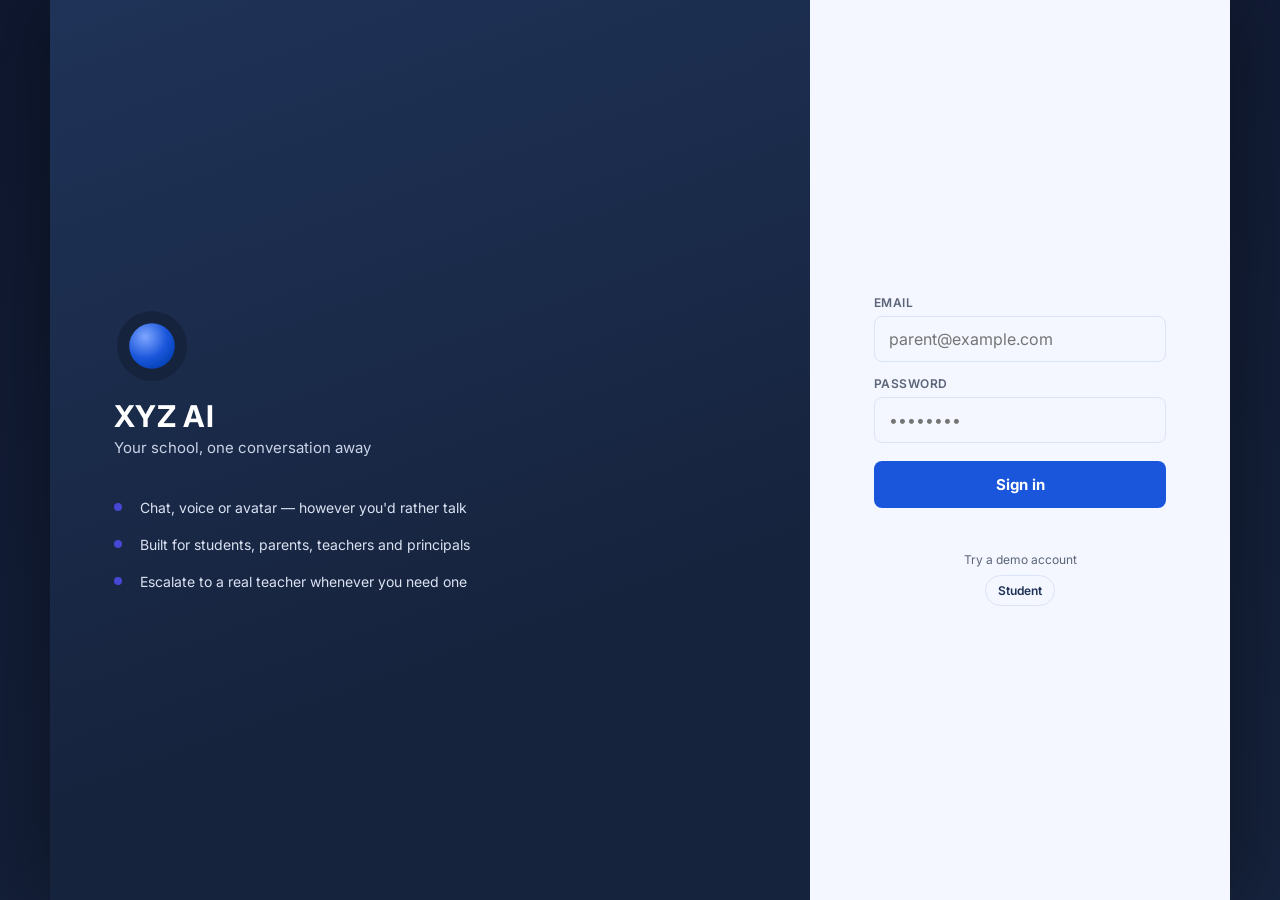
<file: 01. Student Repository/student-portal/frontend/index.html>
<!DOCTYPE html>
<html lang="en">
<head>
<meta charset="UTF-8" />
<meta name="viewport" content="width=device-width, initial-scale=1, maximum-scale=1, viewport-fit=cover" />
<title>XYZ AI — School Assistant</title>
<link rel="preconnect" href="https://fonts.googleapis.com">
<link rel="preconnect" href="https://fonts.gstatic.com" crossorigin>
<link href="https://fonts.googleapis.com/css2?family=Inter:wght@400;500;600;700;800&display=swap" rel="stylesheet">
    <link rel="stylesheet" href="style.css?v=contacts-20260819" />
</head>
<body>
<div id="app-shell">

  <!-- ===================== LOGIN ===================== -->
  <div id="screen-login">
    <select id="lang-select-login" class="lang-select lang-picker-login"></select>

    <div class="login-inner">
      <div class="login-hero">
        <div class="login-brand">
          <svg class="brand-mark" viewBox="0 0 100 100" fill="none">
            <circle cx="50" cy="50" r="46" fill="#16233d"/>
            <circle cx="50" cy="50" r="30" fill="url(#g1)"/>
            <defs>
              <radialGradient id="g1" cx="0.35" cy="0.3" r="0.8">
                <stop offset="0%" stop-color="#7fa6ff"/>
                <stop offset="60%" stop-color="#1a56db"/>
                <stop offset="100%" stop-color="#003fb1"/>
              </radialGradient>
            </defs>
          </svg>
          <h1 data-i18n="appName">XYZ AI</h1>
          <p data-i18n="appTagline">Your school, one conversation away</p>
        </div>
        <ul class="login-hero-points">
          <li data-i18n="heroPoint1">Chat, voice or avatar — however you'd rather talk</li>
          <li data-i18n="heroPoint2">Built for students, parents, teachers and principals</li>
          <li data-i18n="heroPoint3">Escalate to a real teacher whenever you need one</li>
        </ul>
      </div>

      <div class="card login-card">
        <div class="field">
          <label data-i18n="email">Email</label>
          <input type="email" id="login-email" placeholder="parent@example.com" autocomplete="username" />
        </div>
        <div class="field">
          <label data-i18n="password">Password</label>
          <input type="password" id="login-password" placeholder="••••••••" autocomplete="current-password" />
        </div>
        <button class="btn-primary" id="login-btn" data-i18n="signIn">Sign in</button>
        <div id="login-error"></div>

        <div class="demo-accounts">
          <p data-i18n="tryDemo">Try a demo account</p>
          <div class="demo-chips">
            <button class="demo-chip" data-role="student" data-i18n="roleStudent">Student</button>
            
            
            
          </div>
        </div>
      </div>
    </div>
  </div>

  <!-- ===================== APP ===================== -->
  <div id="screen-app" class="hidden">

    <!-- desktop / tablet sidebar -->
    <nav class="sidebar" id="sidebar">
      <div class="sidebar-brand">
        <svg class="brand-mark-sm" viewBox="0 0 100 100" fill="none">
          <circle cx="50" cy="50" r="46" fill="#16233d"/>
          <circle cx="50" cy="50" r="30" fill="url(#g1s)"/>
          <defs>
            <radialGradient id="g1s" cx="0.35" cy="0.3" r="0.8">
              <stop offset="0%" stop-color="#7fa6ff"/>
              <stop offset="60%" stop-color="#1a56db"/>
              <stop offset="100%" stop-color="#003fb1"/>
            </radialGradient>
          </defs>
        </svg>
        <span data-i18n="appName">XYZ AI</span>
      </div>

      <div class="sidebar-nav">
        <button class="nav-btn side-nav-btn active" data-view="home">
          <svg viewBox="0 0 24 24" fill="none" stroke="currentColor" stroke-width="2"><path d="M3 10.5 12 3l9 7.5"/><path d="M5 9.5V21h14V9.5"/></svg>
          <span data-i18n="home">Home</span>
        </button>
        <button class="nav-btn side-nav-btn" data-view="chat">
          <svg viewBox="0 0 24 24" fill="none" stroke="currentColor" stroke-width="2"><path d="M21 11.5a8.4 8.4 0 0 1-1 4.1 8.5 8.5 0 0 1-7.6 4.6 8.4 8.4 0 0 1-4.1-1L3 21l1.8-5.3a8.4 8.4 0 0 1-1-4.2 8.5 8.5 0 0 1 4.6-7.6 8.4 8.4 0 0 1 4.1-1h.5a8.48 8.48 0 0 1 8 8v.6z"/></svg>
          <span data-i18n="chat">Chat</span>
        </button>
        <button class="nav-btn side-nav-btn" data-view="profile">
          <svg viewBox="0 0 24 24" fill="none" stroke="currentColor" stroke-width="2"><circle cx="12" cy="8" r="4"/><path d="M4 21c0-4.4 3.6-8 8-8s8 3.6 8 8"/></svg>
          <span data-i18n="profile">Profile</span>
        </button>
      </div>

      <div class="sidebar-footer">
        <select id="lang-select-sidebar" class="lang-select lang-select-sidebar"></select>
        <div class="who sidebar-who">
          <div class="initials" id="user-initials-side">?</div>
          <div>
            <div class="name" id="user-name-side">—</div>
            <div class="role" id="user-role-side">—</div>
          </div>
        </div>
        <button class="btn-secondary sidebar-signout" id="logout-btn-side" data-i18n="signOut">Sign out</button>
      </div>
    </nav>

    <div class="content-col">
      <div class="topbar">
        <div class="who">
          <div class="initials" id="user-initials">?</div>
          <div>
            <div class="name" id="user-name">—</div>
            <div class="role" id="user-role">—</div>
          </div>
        </div>
        <select id="lang-select-app" class="lang-select"></select>
      </div>

      <div class="views">

        <!-- ---- HOME (role-specific content injected) ---- -->
        <div class="view active" id="view-home">
          <h2 data-i18n="home">Home</h2>
          <div id="home-content"></div>
        </div>

        <!-- ---- CHAT ---- -->
        <div class="view" id="view-chat">
          <h2 data-i18n="chat">Chat</h2>
          <div class="chat-panel">
            <div class="chat-thread" id="chat-thread"></div>

            <!-- chat dock: avatar + mic + input -->
            <div class="chat-dock" id="chat-dock">
              <div class="chat-quick-actions" id="chat-actions"></div>
              <div class="avatar-orb-wrap">
                <div class="avatar-orb" id="avatar-orb">
                  <div class="ring"></div>
                  <svg class="avatar-face" viewBox="0 0 100 100" aria-hidden="true">
                    <defs>
                      <radialGradient id="skinGrad" cx="42%" cy="32%" r="75%">
                        <stop offset="0%" stop-color="#ffe3c6"></stop>
                        <stop offset="100%" stop-color="#eeb488"></stop>
                      </radialGradient>
                      <linearGradient id="hairGrad" x1="0" y1="0" x2="0" y2="1">
                        <stop offset="0%" stop-color="#4a3628"></stop>
                        <stop offset="100%" stop-color="#2b1e16"></stop>
                      </linearGradient>
                    </defs>

                    <!-- fixed anchor: neck + persona-tinted collar (does not move with the head) -->
                    <rect class="neck" x="42" y="78" width="16" height="16" rx="6"></rect>
                    <path class="collar" d="M18 100 Q50 78 82 100 L82 108 L18 108 Z"></path>

                    <!-- the whole head moves as one rigid group: idle sway, listening tilt, speaking nod, thinking tilt -->
                    <g id="avatar-head" class="avatar-head">
                      <path class="face-shape" d="M50 9 C29 9 17 31 17 55 C17 79 30 91 50 91 C70 91 83 79 83 55 C83 31 71 9 50 9 Z"></path>
                      <path class="hair" d="M50 5 C25 5 13 27 14 49 C20 39 27 29 33 25 C38 33 44 19 50 17 C56 19 62 33 67 25 C73 29 80 39 86 49 C87 27 75 5 50 5 Z"></path>
                      <ellipse class="ear ear-l" cx="17" cy="56" rx="4" ry="7"></ellipse>
                      <ellipse class="ear ear-r" cx="83" cy="56" rx="4" ry="7"></ellipse>

                      <path class="brow brow-l" id="avatar-brow-l" d="M27 44 Q36 39 45 44"></path>
                      <path class="brow brow-r" id="avatar-brow-r" d="M55 44 Q64 39 73 44"></path>

                      <g class="eye eye-l">
                        <ellipse class="eye-white" cx="36" cy="50" rx="6" ry="4.5"></ellipse>
                        <circle class="iris" cx="36" cy="50" r="2.7"></circle>
                        <circle class="pupil" cx="36" cy="50" r="1.1"></circle>
                        <circle class="eye-highlight" cx="34.4" cy="48.6" r="0.8"></circle>
                      </g>
                      <g class="eye eye-r">
                        <ellipse class="eye-white" cx="64" cy="50" rx="6" ry="4.5"></ellipse>
                        <circle class="iris" cx="64" cy="50" r="2.7"></circle>
                        <circle class="pupil" cx="64" cy="50" r="1.1"></circle>
                        <circle class="eye-highlight" cx="62.4" cy="48.6" r="0.8"></circle>
                      </g>

                      <path class="nose" d="M49 51 Q47 58 45 61 Q50 64 55 61 Q53 58 51 51 Z"></path>

                      <ellipse class="cheek cheek-l" cx="30" cy="64" rx="6" ry="3.5"></ellipse>
                      <ellipse class="cheek cheek-r" cx="70" cy="64" rx="6" ry="3.5"></ellipse>

                      <path class="mouth" id="avatar-mouth" d="M34 72 Q50 75 66 72"></path>
                    </g>
                  </svg>
                </div>
              </div>
              <div class="chat-input-row">
                <button class="round-btn mic" id="mic-btn" aria-label="Voice input">
                  <svg viewBox="0 0 24 24" fill="none" stroke="currentColor" stroke-width="2"><path d="M12 1a3 3 0 0 0-3 3v8a3 3 0 0 0 6 0V4a3 3 0 0 0-3-3z"/><path d="M19 10v2a7 7 0 0 1-14 0v-2M12 19v4M8 23h8"/></svg>
                </button>
                <input type="text" id="chat-input" data-i18n-placeholder="typeMessage" placeholder="Type a message…" />
                <button class="round-btn send" id="send-btn" aria-label="Send">
                  <svg viewBox="0 0 24 24" fill="none" stroke="currentColor" stroke-width="2"><path d="M22 2 11 13"/><path d="M22 2 15 22l-4-9-9-4 20-7z"/></svg>
                </button>
              </div>
              <button class="chip-btn" id="conversation-btn" data-i18n="liveConversation">Live conversation</button>
              <div class="voice-hint" id="voice-hint" data-i18n="tapMicHint">Tap the mic and speak</div>
            </div>
          </div>
        </div>

        <!-- ---- PROFILE ---- -->
        <div class="view" id="view-profile">
          <h2 data-i18n="profile">Profile</h2>
          <div class="card profile-card">
            <div class="profile-avatar" id="profile-initials">?</div>
            <div class="n" id="profile-name">—</div>
            <div class="r" id="profile-role">—</div>
          </div>
          <div class="section-title" data-i18n="preferences">Preferences</div>
          <div class="card">
            <div class="list-row">
              <span data-i18n="language">Language</span>
              <span id="profile-lang">English</span>
            </div>
            <div class="list-row">
              <span data-i18n="voiceReplies">Speak replies aloud</span>
              <input type="checkbox" id="voice-toggle" checked />
            </div>
          </div>
          <button class="btn-secondary profile-signout" id="logout-btn" data-i18n="signOut">Sign out</button>
        </div>

      </div>

      <!-- bottom nav (mobile only) -->
      <div class="bottom-nav">
        <button class="nav-btn active" data-view="home">
          <svg viewBox="0 0 24 24" fill="none" stroke="currentColor" stroke-width="2"><path d="M3 10.5 12 3l9 7.5"/><path d="M5 9.5V21h14V9.5"/></svg>
          <span data-i18n="home">Home</span>
        </button>
        <button class="nav-btn" data-view="chat">
          <svg viewBox="0 0 24 24" fill="none" stroke="currentColor" stroke-width="2"><path d="M21 11.5a8.4 8.4 0 0 1-1 4.1 8.5 8.5 0 0 1-7.6 4.6 8.4 8.4 0 0 1-4.1-1L3 21l1.8-5.3a8.4 8.4 0 0 1-1-4.2 8.5 8.5 0 0 1 4.6-7.6 8.4 8.4 0 0 1 4.1-1h.5a8.48 8.48 0 0 1 8 8v.6z"/></svg>
          <span data-i18n="chat">Chat</span>
        </button>
        <button class="nav-btn" data-view="profile">
          <svg viewBox="0 0 24 24" fill="none" stroke="currentColor" stroke-width="2"><circle cx="12" cy="8" r="4"/><path d="M4 21c0-4.4 3.6-8 8-8s8 3.6 8 8"/></svg>
          <span data-i18n="profile">Profile</span>
        </button>
      </div>
    </div>
  </div>

  <div class="toast" id="toast"></div>
</div>

<script src="config.js"></script>
<script src="i18n.js"></script>
<script src="app.js?v=contacts-20260819"></script>
</body>
</html>
</file>
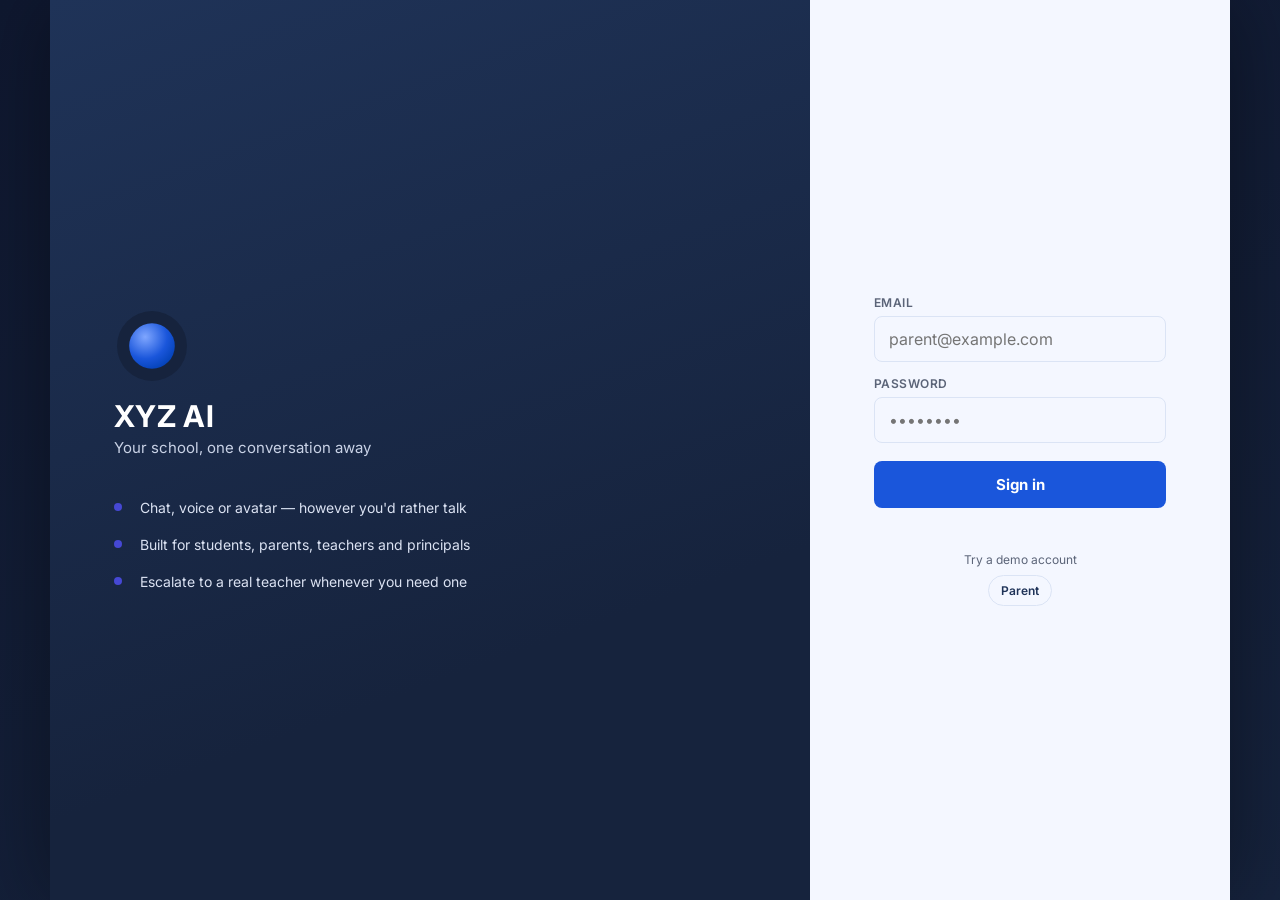
<file: 02. Parent Repository/parent-portal/frontend/index.html>
<!DOCTYPE html>
<html lang="en">
<head>
<meta charset="UTF-8" />
<meta name="viewport" content="width=device-width, initial-scale=1, maximum-scale=1, viewport-fit=cover" />
<title>XYZ AI — School Assistant</title>
<link rel="preconnect" href="https://fonts.googleapis.com">
<link rel="preconnect" href="https://fonts.gstatic.com" crossorigin>
<link href="https://fonts.googleapis.com/css2?family=Inter:wght@400;500;600;700;800&display=swap" rel="stylesheet">
    <link rel="stylesheet" href="style.css?v=contacts-20260819" />
</head>
<body>
<div id="app-shell">

  <!-- ===================== LOGIN ===================== -->
  <div id="screen-login">
    <select id="lang-select-login" class="lang-select lang-picker-login"></select>

    <div class="login-inner">
      <div class="login-hero">
        <div class="login-brand">
          <svg class="brand-mark" viewBox="0 0 100 100" fill="none">
            <circle cx="50" cy="50" r="46" fill="#16233d"/>
            <circle cx="50" cy="50" r="30" fill="url(#g1)"/>
            <defs>
              <radialGradient id="g1" cx="0.35" cy="0.3" r="0.8">
                <stop offset="0%" stop-color="#7fa6ff"/>
                <stop offset="60%" stop-color="#1a56db"/>
                <stop offset="100%" stop-color="#003fb1"/>
              </radialGradient>
            </defs>
          </svg>
          <h1 data-i18n="appName">XYZ AI</h1>
          <p data-i18n="appTagline">Your school, one conversation away</p>
        </div>
        <ul class="login-hero-points">
          <li data-i18n="heroPoint1">Chat, voice or avatar — however you'd rather talk</li>
          <li data-i18n="heroPoint2">Built for students, parents, teachers and principals</li>
          <li data-i18n="heroPoint3">Escalate to a real teacher whenever you need one</li>
        </ul>
      </div>

      <div class="card login-card">
        <div class="field">
          <label data-i18n="email">Email</label>
          <input type="email" id="login-email" placeholder="parent@example.com" autocomplete="username" />
        </div>
        <div class="field">
          <label data-i18n="password">Password</label>
          <input type="password" id="login-password" placeholder="••••••••" autocomplete="current-password" />
        </div>
        <button class="btn-primary" id="login-btn" data-i18n="signIn">Sign in</button>
        <div id="login-error"></div>

        <div class="demo-accounts">
          <p data-i18n="tryDemo">Try a demo account</p>
          <div class="demo-chips">
            
            <button class="demo-chip" data-role="parent" data-i18n="roleParent">Parent</button>
            
            
          </div>
        </div>
      </div>
    </div>
  </div>

  <!-- ===================== APP ===================== -->
  <div id="screen-app" class="hidden">

    <!-- desktop / tablet sidebar -->
    <nav class="sidebar" id="sidebar">
      <div class="sidebar-brand">
        <svg class="brand-mark-sm" viewBox="0 0 100 100" fill="none">
          <circle cx="50" cy="50" r="46" fill="#16233d"/>
          <circle cx="50" cy="50" r="30" fill="url(#g1s)"/>
          <defs>
            <radialGradient id="g1s" cx="0.35" cy="0.3" r="0.8">
              <stop offset="0%" stop-color="#7fa6ff"/>
              <stop offset="60%" stop-color="#1a56db"/>
              <stop offset="100%" stop-color="#003fb1"/>
            </radialGradient>
          </defs>
        </svg>
        <span data-i18n="appName">XYZ AI</span>
      </div>

      <div class="sidebar-nav">
        <button class="nav-btn side-nav-btn active" data-view="home">
          <svg viewBox="0 0 24 24" fill="none" stroke="currentColor" stroke-width="2"><path d="M3 10.5 12 3l9 7.5"/><path d="M5 9.5V21h14V9.5"/></svg>
          <span data-i18n="home">Home</span>
        </button>
        <button class="nav-btn side-nav-btn" data-view="contacts">
          <svg viewBox="0 0 24 24" fill="none" stroke="currentColor" stroke-width="2"><path d="M22 16.9v3a2 2 0 0 1-2.2 2 19.8 19.8 0 0 1-8.6-3.1 19.5 19.5 0 0 1-6-6A19.8 19.8 0 0 1 2.1 4.2 2 2 0 0 1 4.1 2h3a2 2 0 0 1 2 1.7c.1 1 .4 2 .7 2.8a2 2 0 0 1-.5 2.1L8 10a16 16 0 0 0 6 6l1.4-1.4a2 2 0 0 1 2.1-.5c.9.4 1.8.6 2.8.7A2 2 0 0 1 22 16.9z"/></svg>
          <span>Contacts</span>
        </button>
        <button class="nav-btn side-nav-btn" data-view="chat">
          <svg viewBox="0 0 24 24" fill="none" stroke="currentColor" stroke-width="2"><path d="M21 11.5a8.4 8.4 0 0 1-1 4.1 8.5 8.5 0 0 1-7.6 4.6 8.4 8.4 0 0 1-4.1-1L3 21l1.8-5.3a8.4 8.4 0 0 1-1-4.2 8.5 8.5 0 0 1 4.6-7.6 8.4 8.4 0 0 1 4.1-1h.5a8.48 8.48 0 0 1 8 8v.6z"/></svg>
          <span data-i18n="chat">Chat</span>
        </button>
        <button class="nav-btn side-nav-btn" data-view="profile">
          <svg viewBox="0 0 24 24" fill="none" stroke="currentColor" stroke-width="2"><circle cx="12" cy="8" r="4"/><path d="M4 21c0-4.4 3.6-8 8-8s8 3.6 8 8"/></svg>
          <span data-i18n="profile">Profile</span>
        </button>
      </div>

      <div class="sidebar-footer">
        <select id="lang-select-sidebar" class="lang-select lang-select-sidebar"></select>
        <div class="who sidebar-who">
          <div class="initials" id="user-initials-side">?</div>
          <div>
            <div class="name" id="user-name-side">—</div>
            <div class="role" id="user-role-side">—</div>
          </div>
        </div>
        <button class="btn-secondary sidebar-signout" id="logout-btn-side" data-i18n="signOut">Sign out</button>
      </div>
    </nav>

    <div class="content-col">
      <div class="topbar">
        <div class="who">
          <div class="initials" id="user-initials">?</div>
          <div>
            <div class="name" id="user-name">—</div>
            <div class="role" id="user-role">—</div>
          </div>
        </div>
        <select id="lang-select-app" class="lang-select"></select>
      </div>

      <div class="views">

        <!-- ---- HOME (role-specific content injected) ---- -->
        <div class="view active" id="view-home">
          <h2 data-i18n="home">Home</h2>
          <div id="home-content"></div>
        </div>

        <div class="view" id="view-contacts">
          <h2>Contact requests</h2>
          <div id="contacts-content"></div>
        </div>

        <!-- ---- CHAT ---- -->
        <div class="view" id="view-chat">
          <section class="assistant-landing" id="assistant-landing">
            <div class="assistant-eyebrow"><span class="assistant-spark">✦</span> Academic portal</div>
            <h2>How can I help with your progress today?</h2>
            <p>Select how you would like to interact with your intelligent academic assistant.</p>
            <div class="assistant-choice-grid">
              <button class="assistant-choice assistant-choice-chat" onclick="openAssistantMode('chat')">
                <span class="assistant-choice-icon" aria-hidden="true">▤</span>
                <span class="assistant-choice-copy"><strong>AI Chatbot</strong><small>Text-based assistance for attendance, school queries, reports, and scheduling.</small></span>
                <span class="assistant-choice-action">Start chat <b>→</b></span>
              </button>
              <button class="assistant-choice assistant-choice-live" onclick="openAssistantMode('live')">
                <span class="assistant-choice-icon" aria-hidden="true">◔</span>
                <span class="assistant-choice-copy"><strong>Live AI Agent</strong><small>Face-to-face voice conversation for deeper academic insights and personalised support.</small></span>
                <span class="assistant-choice-action">Connect now <b>→</b></span>
              </button>
            </div>
          </section>
          <div class="assistant-workspace hidden" id="assistant-workspace">
            <div class="chat-view-header">
              <button class="assistant-back-btn" onclick="showAssistantLanding()" aria-label="Back to assistant choices">←</button>
          <h2 data-i18n="chat">Chat</h2>
          <div class="chat-panel">
            <div class="chat-thread" id="chat-thread"></div>

            <!-- chat dock: avatar + mic + input -->
            <div class="chat-dock" id="chat-dock">
              <div class="chat-quick-actions" id="chat-actions"></div>
              <div class="avatar-orb-wrap">
                <div class="avatar-orb" id="avatar-orb">
                  <div class="ring"></div>
                  <svg class="avatar-face" viewBox="0 0 100 100" aria-hidden="true">
                    <defs>
                      <radialGradient id="skinGrad" cx="42%" cy="32%" r="75%">
                        <stop offset="0%" stop-color="#ffe3c6"></stop>
                        <stop offset="100%" stop-color="#eeb488"></stop>
                      </radialGradient>
                      <linearGradient id="hairGrad" x1="0" y1="0" x2="0" y2="1">
                        <stop offset="0%" stop-color="#4a3628"></stop>
                        <stop offset="100%" stop-color="#2b1e16"></stop>
                      </linearGradient>
                    </defs>

                    <!-- fixed anchor: neck + persona-tinted collar (does not move with the head) -->
                    <rect class="neck" x="42" y="78" width="16" height="16" rx="6"></rect>
                    <path class="collar" d="M18 100 Q50 78 82 100 L82 108 L18 108 Z"></path>

                    <!-- the whole head moves as one rigid group: idle sway, listening tilt, speaking nod, thinking tilt -->
                    <g id="avatar-head" class="avatar-head">
                      <path class="face-shape" d="M50 9 C29 9 17 31 17 55 C17 79 30 91 50 91 C70 91 83 79 83 55 C83 31 71 9 50 9 Z"></path>
                      <path class="hair" d="M50 5 C25 5 13 27 14 49 C20 39 27 29 33 25 C38 33 44 19 50 17 C56 19 62 33 67 25 C73 29 80 39 86 49 C87 27 75 5 50 5 Z"></path>
                      <ellipse class="ear ear-l" cx="17" cy="56" rx="4" ry="7"></ellipse>
                      <ellipse class="ear ear-r" cx="83" cy="56" rx="4" ry="7"></ellipse>

                      <path class="brow brow-l" id="avatar-brow-l" d="M27 44 Q36 39 45 44"></path>
                      <path class="brow brow-r" id="avatar-brow-r" d="M55 44 Q64 39 73 44"></path>

                      <g class="eye eye-l">
                        <ellipse class="eye-white" cx="36" cy="50" rx="6" ry="4.5"></ellipse>
                        <circle class="iris" cx="36" cy="50" r="2.7"></circle>
                        <circle class="pupil" cx="36" cy="50" r="1.1"></circle>
                        <circle class="eye-highlight" cx="34.4" cy="48.6" r="0.8"></circle>
                      </g>
                      <g class="eye eye-r">
                        <ellipse class="eye-white" cx="64" cy="50" rx="6" ry="4.5"></ellipse>
                        <circle class="iris" cx="64" cy="50" r="2.7"></circle>
                        <circle class="pupil" cx="64" cy="50" r="1.1"></circle>
                        <circle class="eye-highlight" cx="62.4" cy="48.6" r="0.8"></circle>
                      </g>

                      <path class="nose" d="M49 51 Q47 58 45 61 Q50 64 55 61 Q53 58 51 51 Z"></path>

                      <ellipse class="cheek cheek-l" cx="30" cy="64" rx="6" ry="3.5"></ellipse>
                      <ellipse class="cheek cheek-r" cx="70" cy="64" rx="6" ry="3.5"></ellipse>

                      <path class="mouth" id="avatar-mouth" d="M34 72 Q50 75 66 72"></path>
                    </g>
                  </svg>
                </div>
              </div>
              <div class="chat-input-row">
                <button class="round-btn mic" id="mic-btn" aria-label="Voice input">
                  <svg viewBox="0 0 24 24" fill="none" stroke="currentColor" stroke-width="2"><path d="M12 1a3 3 0 0 0-3 3v8a3 3 0 0 0 6 0V4a3 3 0 0 0-3-3z"/><path d="M19 10v2a7 7 0 0 1-14 0v-2M12 19v4M8 23h8"/></svg>
                </button>
                <input type="text" id="chat-input" data-i18n-placeholder="typeMessage" placeholder="Type a message…" />
                <button class="round-btn send" id="send-btn" aria-label="Send">
                  <svg viewBox="0 0 24 24" fill="none" stroke="currentColor" stroke-width="2"><path d="M22 2 11 13"/><path d="M22 2 15 22l-4-9-9-4 20-7z"/></svg>
                </button>
              </div>
              <button class="chip-btn" id="conversation-btn" data-i18n="liveConversation">Live conversation</button>
              <div class="voice-hint" id="voice-hint" data-i18n="tapMicHint">Tap the mic and speak</div>
            </div>
          </div>
          </div>
        </div>

        <!-- ---- PROFILE ---- -->
        <div class="view" id="view-profile">
          <h2 data-i18n="profile">Profile</h2>
          <div class="card profile-card">
            <div class="profile-avatar" id="profile-initials">?</div>
            <div class="n" id="profile-name">—</div>
            <div class="r" id="profile-role">—</div>
          </div>
          <div class="section-title" data-i18n="preferences">Preferences</div>
          <div class="card">
            <div class="list-row">
              <span data-i18n="language">Language</span>
              <span id="profile-lang">English</span>
            </div>
            <div class="list-row">
              <span data-i18n="voiceReplies">Speak replies aloud</span>
              <input type="checkbox" id="voice-toggle" checked />
            </div>
          </div>
          <button class="btn-secondary profile-signout" id="logout-btn" data-i18n="signOut">Sign out</button>
        </div>

      </div>

      <!-- bottom nav (mobile only) -->
      <div class="bottom-nav">
        <button class="nav-btn active" data-view="home">
          <svg viewBox="0 0 24 24" fill="none" stroke="currentColor" stroke-width="2"><path d="M3 10.5 12 3l9 7.5"/><path d="M5 9.5V21h14V9.5"/></svg>
          <span data-i18n="home">Home</span>
        </button>
        <button class="nav-btn" data-view="contacts">
          <svg viewBox="0 0 24 24" fill="none" stroke="currentColor" stroke-width="2"><path d="M22 16.9v3a2 2 0 0 1-2.2 2 19.8 19.8 0 0 1-8.6-3.1 19.5 19.5 0 0 1-6-6A19.8 19.8 0 0 1 2.1 4.2 2 2 0 0 1 4.1 2h3a2 2 0 0 1 2 1.7c.1 1 .4 2 .7 2.8a2 2 0 0 1-.5 2.1L8 10a16 16 0 0 0 6 6l1.4-1.4a2 2 0 0 1 2.1-.5c.9.4 1.8.6 2.8.7A2 2 0 0 1 22 16.9z"/></svg>
          <span>Contacts</span>
        </button>
        <button class="nav-btn" data-view="chat">
          <svg viewBox="0 0 24 24" fill="none" stroke="currentColor" stroke-width="2"><path d="M21 11.5a8.4 8.4 0 0 1-1 4.1 8.5 8.5 0 0 1-7.6 4.6 8.4 8.4 0 0 1-4.1-1L3 21l1.8-5.3a8.4 8.4 0 0 1-1-4.2 8.5 8.5 0 0 1 4.6-7.6 8.4 8.4 0 0 1 4.1-1h.5a8.48 8.48 0 0 1 8 8v.6z"/></svg>
          <span data-i18n="chat">Chat</span>
        </button>
        <button class="nav-btn" data-view="profile">
          <svg viewBox="0 0 24 24" fill="none" stroke="currentColor" stroke-width="2"><circle cx="12" cy="8" r="4"/><path d="M4 21c0-4.4 3.6-8 8-8s8 3.6 8 8"/></svg>
          <span data-i18n="profile">Profile</span>
        </button>
      </div>
    </div>
  </div>

  <div class="toast" id="toast"></div>
</div>

<script src="config.js"></script>
<script src="i18n.js"></script>
<script src="app.js?v=contacts-20260819"></script>
</body>
</html>
</file>
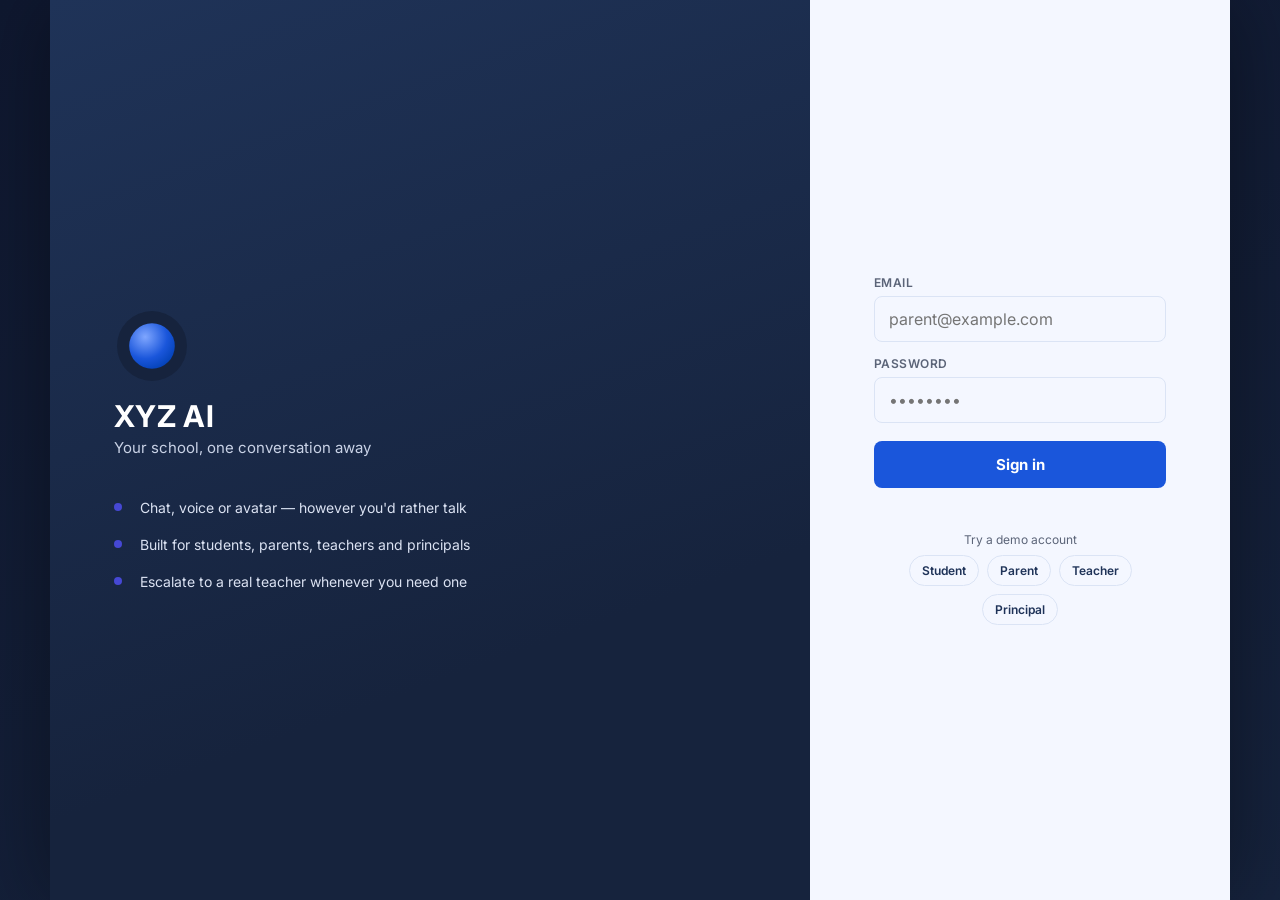
<file: 05. XYZ AI Repository/xyz-ai/frontend/index.html>
<!DOCTYPE html>
<html lang="en">
<head>
<meta charset="UTF-8" />
<meta name="viewport" content="width=device-width, initial-scale=1, maximum-scale=1, viewport-fit=cover" />
<title>XYZ AI — School Assistant</title>
<link rel="preconnect" href="https://fonts.googleapis.com">
<link rel="preconnect" href="https://fonts.gstatic.com" crossorigin>
<link href="https://fonts.googleapis.com/css2?family=Inter:wght@400;500;600;700;800&display=swap" rel="stylesheet">
    <link rel="stylesheet" href="style.css?v=actions-20260819" />
</head>
<body>
<div id="app-shell">

  <!-- ===================== LOGIN ===================== -->
  <div id="screen-login">
    <select id="lang-select-login" class="lang-select lang-picker-login"></select>

    <div class="login-inner">
      <div class="login-hero">
        <div class="login-brand">
          <svg class="brand-mark" viewBox="0 0 100 100" fill="none">
            <circle cx="50" cy="50" r="46" fill="#16233d"/>
            <circle cx="50" cy="50" r="30" fill="url(#g1)"/>
            <defs>
              <radialGradient id="g1" cx="0.35" cy="0.3" r="0.8">
                <stop offset="0%" stop-color="#7fa6ff"/>
                <stop offset="60%" stop-color="#1a56db"/>
                <stop offset="100%" stop-color="#003fb1"/>
              </radialGradient>
            </defs>
          </svg>
          <h1 data-i18n="appName">XYZ AI</h1>
          <p data-i18n="appTagline">Your school, one conversation away</p>
        </div>
        <ul class="login-hero-points">
          <li data-i18n="heroPoint1">Chat, voice or avatar — however you'd rather talk</li>
          <li data-i18n="heroPoint2">Built for students, parents, teachers and principals</li>
          <li data-i18n="heroPoint3">Escalate to a real teacher whenever you need one</li>
        </ul>
      </div>

      <div class="card login-card">
        <div class="field">
          <label data-i18n="email">Email</label>
          <input type="email" id="login-email" placeholder="parent@example.com" autocomplete="username" />
        </div>
        <div class="field">
          <label data-i18n="password">Password</label>
          <input type="password" id="login-password" placeholder="••••••••" autocomplete="current-password" />
        </div>
        <button class="btn-primary" id="login-btn" data-i18n="signIn">Sign in</button>
        <div id="login-error"></div>

        <div class="demo-accounts">
          <p data-i18n="tryDemo">Try a demo account</p>
          <div class="demo-chips">
            <button class="demo-chip" data-role="student" data-i18n="roleStudent">Student</button>
            <button class="demo-chip" data-role="parent" data-i18n="roleParent">Parent</button>
            <button class="demo-chip" data-role="teacher" data-i18n="roleTeacher">Teacher</button>
            <button class="demo-chip" data-role="principal" data-i18n="rolePrincipal">Principal</button>
          </div>
        </div>
      </div>
    </div>
  </div>

  <!-- ===================== APP ===================== -->
  <div id="screen-app" class="hidden">

    <!-- desktop / tablet sidebar -->
    <nav class="sidebar" id="sidebar">
      <div class="sidebar-brand">
        <svg class="brand-mark-sm" viewBox="0 0 100 100" fill="none">
          <circle cx="50" cy="50" r="46" fill="#16233d"/>
          <circle cx="50" cy="50" r="30" fill="url(#g1s)"/>
          <defs>
            <radialGradient id="g1s" cx="0.35" cy="0.3" r="0.8">
              <stop offset="0%" stop-color="#7fa6ff"/>
              <stop offset="60%" stop-color="#1a56db"/>
              <stop offset="100%" stop-color="#003fb1"/>
            </radialGradient>
          </defs>
        </svg>
        <span data-i18n="appName">XYZ AI</span>
        
      </div>

      <div class="sidebar-nav">
        <button class="nav-btn side-nav-btn active" data-view="home">
          <svg viewBox="0 0 24 24" fill="none" stroke="currentColor" stroke-width="2"><path d="M3 10.5 12 3l9 7.5"/><path d="M5 9.5V21h14V9.5"/></svg>
          <span data-i18n="home">Home</span>
        </button>
        <button class="nav-btn side-nav-btn" data-view="contacts">
          <svg viewBox="0 0 24 24" fill="none" stroke="currentColor" stroke-width="2"><path d="M22 16.9v3a2 2 0 0 1-2.2 2 19.8 19.8 0 0 1-8.6-3.1 19.5 19.5 0 0 1-6-6A19.8 19.8 0 0 1 2.1 4.2 2 2 0 0 1 4.1 2h3a2 2 0 0 1 2 1.7c.1 1 .4 2 .7 2.8a2 2 0 0 1-.5 2.1L8 10a16 16 0 0 0 6 6l1.4-1.4a2 2 0 0 1 2.1-.5c.9.4 1.8.6 2.8.7A2 2 0 0 1 22 16.9z"/></svg>
          <span>Contacts</span>
        </button>
        <button class="nav-btn side-nav-btn" data-view="chat">
          <svg viewBox="0 0 24 24" fill="none" stroke="currentColor" stroke-width="2"><path d="M21 11.5a8.4 8.4 0 0 1-1 4.1 8.5 8.5 0 0 1-7.6 4.6 8.4 8.4 0 0 1-4.1-1L3 21l1.8-5.3a8.4 8.4 0 0 1-1-4.2 8.5 8.5 0 0 1 4.6-7.6 8.4 8.4 0 0 1 4.1-1h.5a8.48 8.48 0 0 1 8 8v.6z"/></svg>
          <span data-i18n="chat">Chat</span>
        </button>
        <button class="nav-btn side-nav-btn" data-view="profile">
          <svg viewBox="0 0 24 24" fill="none" stroke="currentColor" stroke-width="2"><circle cx="12" cy="8" r="4"/><path d="M4 21c0-4.4 3.6-8 8-8s8 3.6 8 8"/></svg>
          <span data-i18n="profile">Profile</span>
        </button>
      </div>

      <div class="sidebar-footer">
        <select id="lang-select-sidebar" class="lang-select lang-select-sidebar"></select>
        <div class="who sidebar-who">
          <div class="initials" id="user-initials-side">?</div>
          <div>
            <div class="name" id="user-name-side">—</div>
            <div class="role" id="user-role-side">—</div>
          </div>
        </div>
        <button class="btn-secondary sidebar-signout" id="logout-btn-side" data-i18n="signOut">Sign out</button>
      </div>
    </nav>

    <div class="content-col">
      <div class="topbar">
        <div class="who">
          <div class="initials" id="user-initials">?</div>
          <div>
            <div class="name" id="user-name">—</div>
            <div class="role" id="user-role">—</div>
          </div>
        </div>
        <select id="lang-select-app" class="lang-select"></select>
      </div>

      <div class="views">

        <!-- ---- HOME (role-specific content injected) ---- -->
        <div class="view active" id="view-home">
          <h2 data-i18n="home">Home</h2>
          <div id="home-content"></div>
        </div>

        <div class="view" id="view-contacts">
          <h2>Contact requests</h2>
          <div id="contacts-content"></div>
        </div>

        <!-- ---- CHAT ---- -->
        <div class="view" id="view-chat">
          <section class="assistant-landing" id="assistant-landing">
            <div class="assistant-eyebrow"><span class="assistant-spark">✦</span> Academic portal</div>
            <h2>How can I help with your progress today?</h2>
            <p>Select how you would like to interact with your intelligent academic assistant.</p>
            <div class="assistant-choice-grid">
              <button class="assistant-choice assistant-choice-chat" onclick="openAssistantMode('chat')">
                <span class="assistant-choice-icon" aria-hidden="true">▤</span>
                <span class="assistant-choice-copy"><strong>AI Chatbot</strong><small>Text-based assistance for attendance, school queries, reports, and scheduling.</small></span>
                <span class="assistant-choice-action">Start chat <b>→</b></span>
              </button>
              <button class="assistant-choice assistant-choice-live" onclick="openAssistantMode('live')">
                <span class="assistant-choice-icon" aria-hidden="true">◔</span>
                <span class="assistant-choice-copy"><strong>Live AI Agent</strong><small>Face-to-face voice conversation for deeper academic insights and personalised support.</small></span>
                <span class="assistant-choice-action">Connect now <b>→</b></span>
              </button>
            </div>
          </section>

          <div class="assistant-workspace hidden" id="assistant-workspace">
          <div class="chat-view-header">
            <button class="assistant-back-btn" onclick="showAssistantLanding()" aria-label="Back to assistant choices">←</button>
            <h2 data-i18n="chat">Chat Bot</h2>  
          </div>
          <div class="chat-panel">
            <div class="chat-thread" id="chat-thread"></div>
            <div class="chat-dock" id="chat-dock">
              <div class="chat-quick-actions" id="chat-actions"></div>
              <div class="chat-input-row">
                <input type="text" id="chat-input" data-i18n-placeholder="typeMessage" placeholder="Type a message…" />
                <button class="round-btn mic" id="chat-mic-btn" aria-label="Voice input" title="Dictate a message">
                  <svg viewBox="0 0 24 24" fill="none" stroke="currentColor" stroke-width="2"><path d="M12 1a3 3 0 0 0-3 3v8a3 3 0 0 0 6 0V4a3 3 0 0 0-3-3z"/><path d="M19 10v2a7 7 0 0 1-14 0v-2M12 19v4M8 23h8"/></svg>
                </button>
                <button class="round-btn send" id="send-btn" aria-label="Send">
                  <svg viewBox="0 0 24 24" fill="none" stroke="currentColor" stroke-width="2"><path d="M22 2 11 13"/><path d="M22 2 15 22l-4-9-9-4 20-7z"/></svg>
                </button>
              </div>
            </div>
          </div>
          </div>

          <!-- ---- LIVE CONVERSATION: full-screen overlay ----
               The AI face + voice (mic in, TTS out) only ever appear here,
               covering the whole screen while the user is talking to it. -->
          <div class="live-overlay hidden" id="live-overlay">
            <button class="live-overlay-close" id="live-overlay-close" aria-label="Close live conversation">
              <svg viewBox="0 0 24 24" fill="none" stroke="currentColor" stroke-width="2"><path d="M18 6 6 18M6 6l12 12"/></svg>
            </button>

            <div class="live-overlay-inner">
              <div class="avatar-orb" id="avatar-orb">
                <div class="avatar-speech-bubble" id="avatar-speech-bubble"></div>
                <div class="ring"></div>
                <svg class="avatar-face" viewBox="0 0 100 100" aria-hidden="true">
                  <defs>
                    <radialGradient id="skinGrad" cx="42%" cy="32%" r="75%">
                      <stop offset="0%" stop-color="#ffe3c6"></stop>
                      <stop offset="100%" stop-color="#eeb488"></stop>
                    </radialGradient>
                    <linearGradient id="hairGrad" x1="0" y1="0" x2="0" y2="1">
                      <stop offset="0%" stop-color="#4a3628"></stop>
                      <stop offset="100%" stop-color="#2b1e16"></stop>
                    </linearGradient>
                  </defs>

                  <!-- fixed anchor: neck + persona-tinted collar (does not move with the head) -->
                  <rect class="neck" x="42" y="78" width="16" height="16" rx="6"></rect>
                  <path class="collar" d="M18 100 Q50 78 82 100 L82 108 L18 108 Z"></path>

                  <!-- the whole head moves as one rigid group: idle sway, listening tilt, speaking nod, thinking tilt -->
                  <g id="avatar-head" class="avatar-head">
                    <path class="face-shape" d="M50 9 C29 9 17 31 17 55 C17 79 30 91 50 91 C70 91 83 79 83 55 C83 31 71 9 50 9 Z"></path>
                    <path class="hair" d="M50 5 C25 5 13 27 14 49 C20 39 27 29 33 25 C38 33 44 19 50 17 C56 19 62 33 67 25 C73 29 80 39 86 49 C87 27 75 5 50 5 Z"></path>
                    <ellipse class="ear ear-l" cx="17" cy="56" rx="4" ry="7"></ellipse>
                    <ellipse class="ear ear-r" cx="83" cy="56" rx="4" ry="7"></ellipse>

                    <path class="brow brow-l" id="avatar-brow-l" d="M27 44 Q36 39 45 44"></path>
                    <path class="brow brow-r" id="avatar-brow-r" d="M55 44 Q64 39 73 44"></path>

                    <g class="eye eye-l">
                      <ellipse class="eye-white" cx="36" cy="50" rx="6" ry="4.5"></ellipse>
                      <circle class="iris" cx="36" cy="50" r="2.7"></circle>
                      <circle class="pupil" cx="36" cy="50" r="1.1"></circle>
                      <circle class="eye-highlight" cx="34.4" cy="48.6" r="0.8"></circle>
                    </g>
                    <g class="eye eye-r">
                      <ellipse class="eye-white" cx="64" cy="50" rx="6" ry="4.5"></ellipse>
                      <circle class="iris" cx="64" cy="50" r="2.7"></circle>
                      <circle class="pupil" cx="64" cy="50" r="1.1"></circle>
                      <circle class="eye-highlight" cx="62.4" cy="48.6" r="0.8"></circle>
                    </g>

                    <path class="nose" d="M49 51 Q47 58 45 61 Q50 64 55 61 Q53 58 51 51 Z"></path>

                    <ellipse class="cheek cheek-l" cx="30" cy="64" rx="6" ry="3.5"></ellipse>
                    <ellipse class="cheek cheek-r" cx="70" cy="64" rx="6" ry="3.5"></ellipse>

                    <path class="mouth" id="avatar-mouth" d="M34 72 Q50 75 66 72"></path>
                  </g>
                </svg>
              </div>

              <div class="live-status" id="voice-hint" data-i18n="tapMicHint">Tap the mic and speak</div>
              <div class="live-hint" data-i18n="liveConversationHint">I'll keep listening after each reply until you stop.</div>

              <button class="live-mic-btn" id="mic-btn" aria-label="Voice input">
                <svg viewBox="0 0 24 24" fill="none" stroke="currentColor" stroke-width="2"><path d="M12 1a3 3 0 0 0-3 3v8a3 3 0 0 0 6 0V4a3 3 0 0 0-3-3z"/><path d="M19 10v2a7 7 0 0 1-14 0v-2M12 19v4M8 23h8"/></svg>
              </button>
            </div>
          </div>
        </div>

        <!-- ---- PROFILE ---- -->
        <div class="view" id="view-profile">
          <h2 data-i18n="profile">Profile</h2>
          <div class="card profile-card">
            <div class="profile-avatar" id="profile-initials">?</div>
            <div class="n" id="profile-name">—</div>
            <div class="r" id="profile-role">—</div>
          </div>
          <div class="section-title" data-i18n="preferences">Preferences</div>
          <div class="card">
            <div class="list-row">
              <span data-i18n="language">Language</span>
              <span id="profile-lang">English</span>
            </div>
            <div class="list-row">
              <span data-i18n="voiceReplies">Speak replies aloud</span>
              <input type="checkbox" id="voice-toggle" checked />
            </div>
          </div>
          <button class="btn-secondary profile-signout" id="logout-btn" data-i18n="signOut">Sign out</button>
        </div>

      </div>

      <!-- bottom nav (mobile only) -->
      <div class="bottom-nav">
        <button class="nav-btn active" data-view="home">
          <svg viewBox="0 0 24 24" fill="none" stroke="currentColor" stroke-width="2"><path d="M3 10.5 12 3l9 7.5"/><path d="M5 9.5V21h14V9.5"/></svg>
          <span data-i18n="home">Home</span>
        </button>
        <button class="nav-btn" data-view="contacts">
          <svg viewBox="0 0 24 24" fill="none" stroke="currentColor" stroke-width="2"><path d="M22 16.9v3a2 2 0 0 1-2.2 2 19.8 19.8 0 0 1-8.6-3.1 19.5 19.5 0 0 1-6-6A19.8 19.8 0 0 1 2.1 4.2 2 2 0 0 1 4.1 2h3a2 2 0 0 1 2 1.7c.1 1 .4 2 .7 2.8a2 2 0 0 1-.5 2.1L8 10a16 16 0 0 0 6 6l1.4-1.4a2 2 0 0 1 2.1-.5c.9.4 1.8.6 2.8.7A2 2 0 0 1 22 16.9z"/></svg>
          <span>Contacts</span>
        </button>
        <button class="nav-btn" data-view="chat">
          <svg viewBox="0 0 24 24" fill="none" stroke="currentColor" stroke-width="2"><path d="M21 11.5a8.4 8.4 0 0 1-1 4.1 8.5 8.5 0 0 1-7.6 4.6 8.4 8.4 0 0 1-4.1-1L3 21l1.8-5.3a8.4 8.4 0 0 1-1-4.2 8.5 8.5 0 0 1 4.6-7.6 8.4 8.4 0 0 1 4.1-1h.5a8.48 8.48 0 0 1 8 8v.6z"/></svg>
          <span data-i18n="chat">Chat</span>
        </button>
        <button class="nav-btn" data-view="profile">
          <svg viewBox="0 0 24 24" fill="none" stroke="currentColor" stroke-width="2"><circle cx="12" cy="8" r="4"/><path d="M4 21c0-4.4 3.6-8 8-8s8 3.6 8 8"/></svg>
          <span data-i18n="profile">Profile</span>
        </button>
      </div>
    </div>
  </div>

  <div class="toast" id="toast"></div>
</div>

<script src="i18n.js"></script>
<script src="app.js?v=actions-20260819"></script>
</body>
</html>
</file>
<file: 01. Student Repository/student-portal/frontend/style.css>
:root {
  /* Stitch "Intelligent Academic Infrastructure" palette — Deep Intelligent Blue */
  --ink: #16233d;
  --ink-2: #1f3358;
  --ink-3: #2c477a;
  --paper: #f4f7ff;
  --card: #ffffff;
  --line: #dbe4f5;
  --muted: #5b6478;
  --primary: #1a56db;
  --primary-dark: #003fb1;
  --primary-tint: #e3ebff;
  --accent: #4648d4;
  --accent-dark: #34369e;
  --accent-ink: #ffffff;
  --secondary-tint: #ecebfd;
  --good: #0f9d68;
  --good-bg: #dcf5ea;
  --late: #b45309;
  --late-bg: #fdecd2;
  --bad: #ba1a1a;
  --bad-bg: #ffdad6;
  --radius: 16px;
  --radius-sm: 8px;
  --shadow: 0 1px 2px rgba(11, 28, 48, 0.05), 0 6px 20px rgba(11, 28, 48, 0.07);
  --sidebar-w: 248px;
  --content-max: 760px;
  font-size: 16px;
}

* { box-sizing: border-box; }

html, body {
  margin: 0;
  padding: 0;
  background: var(--ink);
  color: var(--ink);
  font-family: "Inter", -apple-system, BlinkMacSystemFont, "Segoe UI", sans-serif;
  -webkit-tap-highlight-color: transparent;
}

body {
  min-height: 100vh;
  display: flex;
  justify-content: center;
}

#app-shell {
  width: 100%;
  max-width: 480px;
  min-height: 100vh;
  background: var(--paper);
  position: relative;
  display: flex;
  flex-direction: column;
  box-shadow: 0 0 60px rgba(0,0,0,0.35);
}

.hidden { display: none !important; }

button {
  font-family: inherit;
  cursor: pointer;
  border: none;
  background: none;
  color: inherit;
  -webkit-tap-highlight-color: transparent;
}
button:active { transform: scale(0.97); }

input, select {
  font-family: inherit;
  font-size: 16px;
}

/* ================================================================
   Login
   ================================================================ */

#screen-login {
  flex: 1;
  display: flex;
  flex-direction: column;
  justify-content: center;
  padding: 32px 28px 40px;
  background: linear-gradient(180deg, var(--ink) 0%, var(--ink) 42%, var(--paper) 42%);
}

.login-inner { display: flex; flex-direction: column; }

.login-brand {
  display: flex;
  flex-direction: column;
  align-items: center;
  color: #fff;
  margin-bottom: 28px;
  text-align: center;
}

.login-brand .brand-mark {
  width: 64px;
  height: 64px;
  margin-bottom: 14px;
}

.login-brand h1 {
  font-size: 21px;
  font-weight: 700;
  margin: 0 0 4px;
  letter-spacing: 0.01em;
}

.login-brand p {
  margin: 0;
  font-size: 13px;
  color: #c9d2e6;
}

.login-hero-points { display: none; }

.card {
  background: var(--card);
  border-radius: var(--radius);
  box-shadow: var(--shadow);
  padding: 22px 20px;
}

.field {
  margin-bottom: 14px;
}

.field label {
  display: block;
  font-size: 12px;
  font-weight: 600;
  color: var(--muted);
  margin-bottom: 6px;
  text-transform: uppercase;
  letter-spacing: 0.04em;
}

.field input, .field select {
  width: 100%;
  padding: 12px 14px;
  border: 1.5px solid var(--line);
  border-radius: var(--radius-sm);
  background: var(--paper);
  color: var(--ink);
}
.field input:focus, .field select:focus {
  outline: none;
  border-color: var(--primary);
  box-shadow: 0 0 0 3px rgba(26, 86, 219, 0.15);
}

.btn-primary {
  width: 100%;
  padding: 14px;
  background: var(--primary);
  color: #fff;
  border-radius: var(--radius-sm);
  font-weight: 700;
  font-size: 15px;
  margin-top: 4px;
}

.btn-secondary {
  width: 100%;
  padding: 12px;
  background: transparent;
  color: var(--primary);
  border: 1.5px solid var(--primary);
  border-radius: var(--radius-sm);
  font-weight: 600;
  font-size: 14px;
}

#login-error {
  color: var(--bad);
  font-size: 13px;
  margin-top: 10px;
  text-align: center;
  min-height: 16px;
}

.demo-accounts {
  margin-top: 18px;
}
.demo-accounts p {
  font-size: 12px;
  color: var(--muted);
  text-align: center;
  margin: 0 0 8px;
}
.demo-chips {
  display: flex;
  flex-wrap: wrap;
  gap: 8px;
  justify-content: center;
}
.demo-chip {
  font-size: 12px;
  font-weight: 600;
  padding: 7px 12px;
  border-radius: 999px;
  background: var(--paper);
  border: 1.5px solid var(--line);
  color: var(--ink-2);
}

.lang-picker-login {
  position: absolute;
  top: 16px;
  right: 16px;
}

/* ================================================================
   App chrome (mobile-first: single column, bottom nav, no sidebar)
   ================================================================ */

#screen-app {
  flex: 1;
  display: flex;
  flex-direction: column;
  min-height: 100vh;
  width: 100%;
}

.sidebar { display: none; }

.content-col {
  flex: 1;
  display: flex;
  flex-direction: column;
  min-height: 100vh;
  min-width: 0;
}

.topbar {
  display: flex;
  align-items: center;
  justify-content: space-between;
  padding: 16px 18px 14px;
  background: var(--ink);
  color: #fff;
  position: sticky;
  top: 0;
  z-index: 5;
  flex-shrink: 0;
}

.topbar .who {
  display: flex;
  align-items: center;
  gap: 10px;
}

.who .initials {
  width: 36px;
  height: 36px;
  border-radius: 50%;
  background: var(--accent);
  color: var(--accent-ink);
  display: flex;
  align-items: center;
  justify-content: center;
  font-weight: 700;
  font-size: 14px;
  flex-shrink: 0;
}

.who .name {
  font-weight: 700;
  font-size: 14.5px;
  line-height: 1.2;
}
.who .role {
  font-size: 11.5px;
  color: #c9d2e6;
  text-transform: capitalize;
}

select.lang-select {
  background: rgba(255,255,255,0.12);
  color: #fff;
  border: 1px solid rgba(255,255,255,0.25);
  border-radius: 999px;
  padding: 7px 10px;
  font-size: 12.5px;
  font-weight: 600;
}
select.lang-select option { color: #111; }

.views {
  flex: 1;
  overflow-y: auto;
  padding: 18px 16px 100px;
  min-height: 0;
}

#screen-app.chat-mode .views {
  overflow: hidden;
  padding: 0;
  display: flex;
}

.view { display: none; }
.view.active { display: block; animation: fadein .18s ease; }
#screen-app.chat-mode .view.active#view-chat {
  display: flex;
  flex-direction: column;
  flex: 1;
  min-height: 0;
  animation: none;
}
@keyframes fadein { from { opacity: 0; transform: translateY(4px);} to {opacity:1; transform:none;} }

.view h2 {
  font-size: 19px;
  font-weight: 700;
  margin: 4px 0 16px;
  color: var(--ink);
  flex-shrink: 0;
}
#screen-app.chat-mode #view-chat h2 {
  margin: 16px 16px 10px;
}

/* ---------- Bottom nav (mobile) ---------- */

.bottom-nav {
  position: fixed;
  bottom: 0;
  left: 50%;
  transform: translateX(-50%);
  width: 100%;
  max-width: 480px;
  background: var(--card);
  border-top: 1px solid var(--line);
  display: flex;
  padding: 8px 10px calc(8px + env(safe-area-inset-bottom));
  z-index: 10;
}

.nav-btn {
  flex: 1;
  display: flex;
  flex-direction: column;
  align-items: center;
  gap: 3px;
  padding: 6px 0;
  color: var(--muted);
  border-radius: 12px;
}
.nav-btn.active { color: var(--primary-dark); background: var(--primary-tint); }
.nav-btn svg { width: 22px; height: 22px; }
.nav-btn span { font-size: 10.5px; font-weight: 700; }

/* ---------- Cards / stats ---------- */

.stat-card {
  background: var(--card);
  border-radius: var(--radius);
  padding: 18px;
  box-shadow: var(--shadow);
  margin-bottom: 14px;
}

.stat-grid {
  display: grid;
  grid-template-columns: 1fr 1fr;
  gap: 12px;
  margin-bottom: 16px;
}

.mini-stat {
  background: var(--card);
  border-radius: var(--radius-sm);
  padding: 14px;
  box-shadow: var(--shadow);
}
.mini-stat .label {
  font-size: 11.5px;
  color: var(--muted);
  font-weight: 700;
  text-transform: uppercase;
  letter-spacing: 0.03em;
  margin-bottom: 6px;
}
.mini-stat .value {
  font-size: 22px;
  font-weight: 700;
}

.ring-row {
  display: flex;
  align-items: center;
  gap: 18px;
}

.ring-wrap { position: relative; width: 96px; height: 96px; flex-shrink: 0; }
.ring-wrap svg { transform: rotate(-90deg); }
.ring-pct {
  position: absolute;
  inset: 0;
  display: flex;
  align-items: center;
  justify-content: center;
  font-size: 19px;
  font-weight: 700;
}

.attend-breakdown { display: flex; gap: 14px; flex-wrap: wrap; }
.attend-tag { font-size: 12.5px; font-weight: 700; }
.attend-tag.present { color: var(--good); }
.attend-tag.late { color: var(--late); }
.attend-tag.absent { color: var(--bad); }

.child-card, .class-card {
  background: var(--card);
  border-radius: var(--radius);
  padding: 16px;
  box-shadow: var(--shadow);
  margin-bottom: 12px;
  display: flex;
  align-items: center;
  gap: 14px;
}
.child-card .avatar-chip, .class-card .avatar-chip {
  width: 44px; height: 44px; border-radius: 50%;
  background: var(--ink-2); color: #fff;
  display: flex; align-items: center; justify-content: center;
  font-weight: 700; font-size: 14px; flex-shrink: 0;
}
.child-card .info, .class-card .info { flex: 1; min-width: 0; }
.child-card .info .n, .class-card .info .n { font-weight: 700; font-size: 15px; }
.child-card .info .s, .class-card .info .s { font-size: 12.5px; color: var(--muted); }
.child-card .pct { font-weight: 700; font-size: 17px; }
.child-card { cursor: pointer; }

.section-title {
  font-size: 12.5px;
  font-weight: 700;
  text-transform: uppercase;
  letter-spacing: 0.04em;
  color: var(--muted);
  margin: 20px 0 10px;
}

.action-row { display: flex; gap: 10px; margin-top: 4px; }
.chip-btn {
  flex: 1;
  padding: 11px 8px;
  border-radius: var(--radius-sm);
  background: var(--paper);
  border: 1.5px solid var(--line);
  font-weight: 700;
  font-size: 13px;
  color: var(--ink-2);
  text-align: center;
}

.history-row {
  display: flex;
  justify-content: space-between;
  align-items: center;
  padding: 11px 0;
  border-bottom: 1px solid var(--line);
  font-size: 13.5px;
}
.history-row:last-child { border-bottom: none; }
.status-pill {
  font-size: 11.5px;
  font-weight: 700;
  padding: 4px 10px;
  border-radius: 999px;
  text-transform: capitalize;
}
.status-pill.present { background: var(--good-bg); color: var(--good); }
.status-pill.late { background: var(--late-bg); color: var(--late); }
.status-pill.absent { background: var(--bad-bg); color: var(--bad); }
.status-pill.unmarked { background: var(--line); color: var(--muted); }

.student-row {
  display: flex;
  align-items: center;
  gap: 12px;
  padding: 12px 0;
  border-bottom: 1px solid var(--line);
}
.student-row:last-child { border-bottom: none; }
.student-row .n { flex: 1; font-weight: 600; font-size: 14px; }
.mark-btns { display: flex; gap: 6px; }
.mark-btn {
  padding: 7px 10px;
  border-radius: 8px;
  font-size: 11.5px;
  font-weight: 700;
  border: 1.5px solid var(--line);
  color: var(--muted);
}
.mark-btn.present.on { background: var(--good-bg); color: var(--good); border-color: var(--good); }
.mark-btn.late.on { background: var(--late-bg); color: var(--late); border-color: var(--late); }
.mark-btn.absent.on { background: var(--bad-bg); color: var(--bad); border-color: var(--bad); }

/* ================================================================
   Chat
   ================================================================ */

.chat-panel {
  display: flex;
  flex-direction: column;
  flex: 1;
  min-height: 0;
}

.chat-thread {
  flex: 1;
  overflow-y: auto;
  display: flex;
  flex-direction: column;
  gap: 10px;
  padding: 0 16px 12px;
}

.msg-row {
  display: flex;
  align-items: flex-end;
  gap: 8px;
}
.msg-row.user { justify-content: flex-end; }
.msg-row.assistant { justify-content: flex-start; }

.msg-avatar {
  width: 26px;
  height: 26px;
  border-radius: 50%;
  background: var(--primary-tint);
  color: var(--primary);
  border: 1px solid var(--line);
  display: flex;
  align-items: center;
  justify-content: center;
  flex-shrink: 0;
}
.msg-avatar svg { width: 14px; height: 14px; }

.msg {
  max-width: 82%;
  padding: 11px 14px;
  border-radius: 16px;
  font-size: 14.5px;
  line-height: 1.45;
  white-space: pre-wrap;
}
.msg.assistant {
  background: var(--card);
  border: 1px solid var(--line);
  box-shadow: var(--shadow);
  border-top-left-radius: 4px;
}
.msg.user {
  background: var(--primary);
  color: #fff;
  border-top-right-radius: 4px;
}

.msg.typing {
  display: flex;
  align-items: center;
  gap: 4px;
  padding: 14px 16px;
}
.msg.typing span {
  width: 6px; height: 6px; border-radius: 50%;
  background: var(--muted);
  animation: typing-bounce 1.1s infinite ease-in-out;
}
.msg.typing span:nth-child(2) { animation-delay: .15s; }
.msg.typing span:nth-child(3) { animation-delay: .3s; }
@keyframes typing-bounce {
  0%, 60%, 100% { transform: translateY(0); opacity: .5; }
  30% { transform: translateY(-4px); opacity: 1; }
}

.chat-quick-actions {
  display: flex;
  flex-wrap: wrap;
  gap: 8px;
  padding: 0 4px 10px;
}
.chat-quick-actions:empty { display: none; padding: 0; }
.action-chip {
  padding: 9px 14px;
  border-radius: var(--radius-sm);
  background: var(--card);
  border: 1.5px solid var(--accent);
  color: var(--accent-dark);
  font-weight: 700;
  font-size: 12.5px;
  box-shadow: var(--shadow);
}
.action-chip:hover { background: var(--secondary-tint, #ecebfd); }

.chat-dock {
  flex-shrink: 0;
  background: linear-gradient(180deg, rgba(244,242,236,0) 0%, var(--paper) 30%);
  padding: 10px 16px calc(78px + env(safe-area-inset-bottom));
}

.avatar-orb-wrap {
  display: flex;
  justify-content: center;
  margin-bottom: 10px;
}

.avatar-orb {
  width: 108px;
  height: 108px;
  position: relative;
}
.avatar-orb .ring {
  position: absolute;
  inset: 0;
  border-radius: 50%;
  border: 2px solid var(--accent);
  opacity: 0;
}
.avatar-orb.listening .ring {
  animation: pulse-ring 1.4s ease-out infinite;
}
.avatar-face {
  width: 100%;
  height: 100%;
  animation: breathe 3.6s ease-in-out infinite;
  transform-origin: center;
}

/* ---- head rig: the entire head (face/hair/ears/features) moves as one
   rigid group, pivoting above the fixed neck/collar below it — a subtle
   idle sway by default, and a distinct motion per avatar state. ---- */
.avatar-head {
  transform-box: fill-box;
  transform-origin: center;
  animation: head-idle 6s ease-in-out infinite;
}
.avatar-orb.listening .avatar-head {
  animation: head-listen 1.8s ease-in-out infinite;
}
.avatar-orb.speaking .avatar-head {
  animation: head-talk 0.5s ease-in-out infinite;
}
.avatar-orb.thinking .avatar-head {
  animation: head-think 2.2s ease-in-out infinite, think-pulse 1.4s ease-in-out infinite;
}

.face-shape { fill: url(#skinGrad); }
.hair { fill: url(#hairGrad); }
.ear { fill: url(#skinGrad); }
.neck { fill: url(#skinGrad); }

.collar { fill: #8a8578; } /* default; overridden per persona below */

.eye {
  transform-box: fill-box;
  transform-origin: center;
  animation: blink 4.5s ease-in-out infinite;
}
.eye-r { animation-delay: 0.08s; }
.eye-white { fill: #fff; }
.iris { fill: #4a3728; }
.pupil { fill: #17110c; }
.eye-highlight { fill: #fff; opacity: 0.85; }

.brow {
  fill: none;
  stroke: #3a2a20;
  stroke-width: 2.2;
  stroke-linecap: round;
  opacity: 0.85;
  transition: d 0.25s ease-out;
}

.nose {
  fill: none;
  stroke: rgba(60, 40, 25, 0.35);
  stroke-width: 1;
  stroke-linecap: round;
  stroke-linejoin: round;
}

.cheek {
  fill: #ff8a80;
  opacity: 0;
  transition: opacity 0.3s ease;
}
.avatar-orb.expr-happy .cheek { opacity: 0.5; }

.mouth {
  fill: none;
  stroke: #7a3b30;
  stroke-width: 3;
  stroke-linecap: round;
  transition: d 0.08s ease-out;
}

/* Persona-specific accent — the collar/shoulders take the role color,
   matching the persona already used for chat replies. */
.avatar-orb.persona-student .collar { fill: #f6b94d; }
.avatar-orb.persona-parent .collar { fill: #e08a6b; }
.avatar-orb.persona-teacher .collar { fill: #6b9bd1; }
.avatar-orb.persona-principal .collar { fill: #5c7a8a; }

.avatar-orb .core { display: none; } /* legacy element, superseded by the SVG face above */

@keyframes breathe {
  0%, 100% { transform: scale(1); }
  50% { transform: scale(1.03); }
}
@keyframes head-idle {
  0%, 100% { transform: rotate(0deg) translateY(0); }
  30% { transform: rotate(-1.5deg) translateY(-0.3px); }
  60% { transform: rotate(1deg) translateY(0.2px); }
}
@keyframes head-listen {
  0%, 100% { transform: rotate(-5deg); }
  50% { transform: rotate(-7deg); }
}
@keyframes head-talk {
  0%, 100% { transform: rotate(0deg) translateY(0); }
  50% { transform: rotate(0.8deg) translateY(0.6px); }
}
@keyframes head-think {
  0%, 100% { transform: rotate(3deg) translateY(0); }
  50% { transform: rotate(4deg) translateY(-0.5px); }
}
@keyframes think-pulse {
  0%, 100% { filter: brightness(1); }
  50% { filter: brightness(1.15); }
}
@keyframes blink {
  0%, 92%, 100% { transform: scaleY(1); }
  95% { transform: scaleY(0.1); }
}
@keyframes pulse-ring {
  0% { transform: scale(0.9); opacity: 0.8; }
  100% { transform: scale(1.6); opacity: 0; }
}

#conversation-btn {
  display: block;
  margin: 0 auto 8px;
}
#conversation-btn.active {
  background: var(--accent);
  color: #fff;
}

.contact-principal-btn {
  display: block;
  width: 100%;
  margin: 4px 0 16px;
  text-align: center;
}

/* Contact call-to-action used on the student dashboard. */
.student-contact-card { background: linear-gradient(135deg, #f2f6ff, #fff); border-color: #cad9f6; }.student-contact-card > span { color: #245ce0; font-size: 13px; font-weight: 800; letter-spacing: .08em; text-transform: uppercase; }.student-contact-card h2 { margin-top: 10px; font-size: clamp(25px, 5vw, 35px); }.student-contact-card p { color: #566078; font-size: 16px; line-height: 1.5; }.student-contact-card .dashboard-primary-btn { margin-top: 8px; }

/* ---------- Student dashboard ---------- */
#view-home > h2 { display: none; }
.student-dashboard { display: grid; gap: 28px; padding: 4px 0 20px; }
.student-welcome { display: flex; justify-content: space-between; align-items: flex-start; gap: 20px; padding: 12px 10px 25px; border-bottom: 1px solid #cbd2df; }
.student-welcome h1 { margin: 0; color: #10213c; font-size: clamp(35px, 8vw, 58px); letter-spacing: -.05em; line-height: 1.08; }.student-welcome p { margin: 10px 0 0; color: #565d70; font-size: 19px; }.student-avatar { width: 76px; height: 76px; display: grid; place-items: center; flex: 0 0 auto; border-radius: 50%; color: #fff; background: linear-gradient(135deg, #245ce0, #6b63e6); border: 4px solid #e0eaff; font-weight: 800; font-size: 21px; }
.student-dashboard-card { padding: clamp(22px, 5vw, 48px); border: 1px solid #e2e6ee; border-radius: 26px; background: #fff; box-shadow: 0 2px 11px rgba(20,39,78,.05); }.student-dashboard-card h2 { margin: 0; color: #10213c; font-size: clamp(31px, 6vw, 50px); letter-spacing: -.04em; }.student-divider { height: 1px; margin: 22px 0; background: #e5e9f0; }.student-ring-wrap { position: relative; width: 230px; height: 230px; display: grid; place-items: center; margin: 42px auto; }.student-ring-wrap svg { position: absolute; inset: 0; }.student-ring-wrap strong { color: #0d4cc3; font-size: 51px; letter-spacing: -.05em; }.student-ring-wrap span { position: absolute; top: 137px; color: #535b6d; font-size: 16px; }.student-totals { display: grid; grid-template-columns: repeat(3, 1fr); padding-top: 25px; border-top: 1px solid #e5e9f0; text-align: center; }.student-totals span { display: block; color: #525a6c; font-weight: 700; }.student-totals b { display: block; margin-top: 8px; color: #10213c; font-size: 33px; }.student-totals .missed span, .student-totals .missed b { color: #c82024; }.student-recent-row { display: flex; align-items: center; gap: 14px; padding: 17px 0; border-bottom: 1px solid #dbe6f7; }.student-recent-row:last-child { border-bottom: 0; }.student-recent-row i { width: 48px; height: 48px; flex: 0 0 auto; border-radius: 50%; background: #e2ecff; }.student-recent-row i.absent { background: #ffd9d5; }.student-recent-row > div { display: grid; gap: 4px; flex: 1; }.student-recent-row strong { color: #10213c; font-size: 17px; }.student-recent-row small { color: #5a6172; font-size: 14px; }.student-status { padding: 7px 12px; border-radius: 999px; background: #dbe9ff; color: #1450bf; font-weight: 800; text-transform: capitalize; }.student-status.absent { background: #d22128; color: #fff; }
@media (max-width: 480px) { .student-dashboard { gap: 21px; }.student-dashboard-card { border-radius: 20px; }.student-ring-wrap { transform: scale(.88); margin: 22px auto; }.student-welcome h1 { font-size: 36px; }.student-avatar { width: 62px; height: 62px; font-size: 17px; }.student-totals b { font-size: 28px; }.student-totals span { font-size: 13px; } }

.absent-days-block {
  margin: -6px 0 14px;
  padding: 0 2px;
}
.mini-label {
  font-size: 12px;
  color: var(--muted);
  margin-bottom: 6px;
}
.absence-list {
  display: flex;
  flex-wrap: wrap;
  gap: 6px;
}
.empty-note-inline {
  font-size: 13px;
  color: var(--muted);
}

.chat-input-row {
  display: flex;
  align-items: center;
  gap: 6px;
  background: var(--card);
  border: 1px solid var(--line);
  border-radius: var(--radius);
  padding: 6px 6px 6px 16px;
  box-shadow: var(--shadow);
  transition: border-color .15s ease, box-shadow .15s ease;
}
.chat-input-row:focus-within {
  border-color: var(--primary);
  box-shadow: 0 0 0 3px rgba(26, 86, 219, 0.12);
}
.chat-input-row input {
  flex: 1;
  border: none;
  background: none;
  font-size: 14.5px;
  padding: 8px 0;
}
.chat-input-row input:focus { outline: none; }

.round-btn {
  width: 38px; height: 38px;
  border-radius: 50%;
  display: flex; align-items: center; justify-content: center;
  flex-shrink: 0;
  transition: background .15s ease, color .15s ease;
}
.round-btn.mic { background: transparent; color: var(--muted); }
.round-btn.mic:hover { background: var(--primary-tint); color: var(--primary); }
.round-btn.mic.active { background: var(--bad); color: #fff; }
.round-btn.send { background: var(--primary); color: #fff; border-radius: var(--radius-sm); }
.round-btn.send:hover { background: var(--primary-dark); }
.round-btn svg { width: 19px; height: 19px; }

.voice-hint {
  text-align: center;
  font-size: 11.5px;
  color: var(--muted);
  margin-top: 8px;
}

/* ---------- Profile ---------- */

.profile-card { text-align: center; padding: 26px 18px; }
.profile-avatar {
  width: 68px; height: 68px; border-radius: 50%;
  background: var(--accent); color: var(--accent-ink);
  display: flex; align-items: center; justify-content: center;
  font-weight: 700; font-size: 22px;
  margin: 0 auto 12px;
}
.profile-card .n { font-weight: 700; font-size: 17px; }
.profile-card .r { font-size: 13px; color: var(--muted); text-transform: capitalize; margin-top: 2px; }

.list-row {
  display: flex;
  justify-content: space-between;
  align-items: center;
  padding: 13px 4px;
  border-bottom: 1px solid var(--line);
  font-size: 14px;
}
.list-row:last-child { border-bottom: none; }

.profile-signout { margin-top: 18px; }

.empty-note {
  text-align: center;
  color: var(--muted);
  font-size: 13.5px;
  padding: 30px 10px;
}

.toast {
  position: fixed;
  bottom: 90px;
  left: 50%;
  transform: translateX(-50%);
  background: var(--ink);
  color: #fff;
  padding: 10px 18px;
  border-radius: 999px;
  font-size: 13px;
  font-weight: 600;
  z-index: 50;
  box-shadow: var(--shadow);
  opacity: 0;
  pointer-events: none;
  transition: opacity .2s ease;
}
.toast.show { opacity: 1; }

/* ================================================================
   Tablet: app widens a little, still single column, no shell shadow
   ================================================================ */

@media (min-width: 481px) and (max-width: 899px) {
  body { background: linear-gradient(160deg, #0f1830, var(--ink)); }
  #app-shell { max-width: 560px; }
}

/* ================================================================
   Desktop / laptop: sidebar layout replaces bottom nav
   ================================================================ */

@media (min-width: 900px) {
  body { background: linear-gradient(160deg, #0f1830, var(--ink)); align-items: flex-start; }

  #app-shell {
    max-width: 1180px;
    min-height: 100vh;
    box-shadow: 0 0 80px rgba(0,0,0,0.4);
  }

  /* ---- login: split hero + card ---- */
  #screen-login {
    flex-direction: row;
    align-items: stretch;
    justify-content: center;
    padding: 0;
    background: var(--paper);
  }
  .login-inner {
    flex-direction: row;
    width: 100%;
    align-items: stretch;
  }
  .login-hero {
    flex: 1.1;
    background: linear-gradient(160deg, var(--ink-2), var(--ink) 70%);
    display: flex;
    flex-direction: column;
    justify-content: center;
    padding: 64px;
  }
  .login-hero .login-brand { align-items: flex-start; text-align: left; margin-bottom: 40px; }
  .login-hero .brand-mark { width: 76px; height: 76px; }
  .login-hero h1 { font-size: 30px; }
  .login-hero p { font-size: 15px; }
  .login-hero-points {
    display: flex;
    flex-direction: column;
    gap: 16px;
    list-style: none;
    margin: 0;
    padding: 0;
    max-width: 380px;
  }
  .login-hero-points li {
    color: #dbe2f2;
    font-size: 14px;
    padding-left: 26px;
    position: relative;
    line-height: 1.5;
  }
  .login-hero-points li::before {
    content: "";
    position: absolute;
    left: 0; top: 6px;
    width: 8px; height: 8px;
    border-radius: 50%;
    background: var(--accent);
  }
  .login-card {
    flex: 1;
    display: flex;
    flex-direction: column;
    justify-content: center;
    max-width: 420px;
    margin: 64px auto;
    box-shadow: none;
    background: transparent;
    padding: 0 64px;
  }
  .lang-picker-login { top: 22px; right: 28px; }

  /* ---- app shell becomes sidebar + content row ---- */
  #screen-app { flex-direction: row; }

  .sidebar {
    display: flex;
    flex-direction: column;
    width: var(--sidebar-w);
    flex-shrink: 0;
    background: var(--ink);
    color: #fff;
    padding: 26px 18px;
    position: sticky;
    top: 0;
    height: 100vh;
  }
  .sidebar-brand {
    display: flex;
    align-items: center;
    gap: 10px;
    font-weight: 800;
    font-size: 17px;
    margin-bottom: 34px;
    padding: 0 6px;
  }
  .brand-mark-sm { width: 32px; height: 32px; flex-shrink: 0; }

  .sidebar-nav { display: flex; flex-direction: column; gap: 4px; }
  .side-nav-btn {
    flex: 0 0 auto;
    flex-direction: row;
    justify-content: flex-start;
    gap: 12px;
    padding: 11px 12px;
    border-radius: 10px;
    color: #c9d2e6;
  }
  .side-nav-btn svg { width: 19px; height: 19px; }
  .side-nav-btn span { font-size: 13.5px; font-weight: 700; }
  .side-nav-btn.active { background: rgba(255,255,255,0.1); color: #fff; }
  .side-nav-btn:hover { background: rgba(255,255,255,0.06); color: #fff; }

  .sidebar-footer {
    display: flex;
    flex-direction: column;
    gap: 12px;
    padding-top: 16px;
    margin-top: auto;
    border-top: 1px solid rgba(255,255,255,0.12);
  }
  .lang-select-sidebar { width: 100%; text-align: left; }
  .sidebar-who { padding: 0 2px; }
  .sidebar-signout { border-color: rgba(255,255,255,0.25); color: #fff; }

  /* topbar becomes a slim page header, user info lives in sidebar now */
  .content-col { min-height: 100vh; }
  .topbar .who { display: none; }
  .topbar { justify-content: flex-end; background: var(--paper); padding: 20px 36px 0; position: static; }
  select.lang-select { display: none; } /* language now lives in the sidebar on desktop */

  .views { padding: 8px 36px 48px; max-width: var(--content-max); margin: 0 auto; width: 100%; }
  #screen-app.chat-mode .views { max-width: 860px; padding: 8px 36px 32px; }
  .view h2 { font-size: 24px; margin: 10px 0 20px; }

  .bottom-nav { display: none; }

  .stat-grid { grid-template-columns: repeat(3, 1fr); }

  #screen-app.chat-mode #view-chat h2 { margin: 10px 0 16px; }
  .chat-panel {
    background: var(--card);
    border-radius: var(--radius);
    box-shadow: var(--shadow);
    overflow: hidden;
    height: calc(100vh - 140px);
  }
  .chat-thread { padding: 24px 28px 16px; }
  .msg { max-width: 68%; font-size: 15px; }
  .chat-quick-actions { padding: 0 24px 12px; }
  .chat-dock { background: var(--card); padding: 12px 28px 20px; }
  .chat-input-row { padding: 8px 8px 8px 20px; }

  .child-card, .class-card, .stat-card { padding: 20px; }
}

@media (min-width: 1280px) {
  :root { --content-max: 860px; }
}
</file>
<file: 02. Parent Repository/parent-portal/frontend/style.css>
:root {
  /* Stitch "Intelligent Academic Infrastructure" palette — Deep Intelligent Blue */
  --ink: #16233d;
  --ink-2: #1f3358;
  --ink-3: #2c477a;
  --paper: #f4f7ff;
  --card: #ffffff;
  --line: #dbe4f5;
  --muted: #5b6478;
  --primary: #1a56db;
  --primary-dark: #003fb1;
  --primary-tint: #e3ebff;
  --accent: #4648d4;
  --accent-dark: #34369e;
  --accent-ink: #ffffff;
  --secondary-tint: #ecebfd;
  --good: #0f9d68;
  --good-bg: #dcf5ea;
  --late: #b45309;
  --late-bg: #fdecd2;
  --bad: #ba1a1a;
  --bad-bg: #ffdad6;
  --radius: 16px;
  --radius-sm: 8px;
  --shadow: 0 1px 2px rgba(11, 28, 48, 0.05), 0 6px 20px rgba(11, 28, 48, 0.07);
  --sidebar-w: 248px;
  --content-max: 760px;
  font-size: 16px;
}

* { box-sizing: border-box; }

html, body {
  margin: 0;
  padding: 0;
  background: var(--ink);
  color: var(--ink);
  font-family: "Inter", -apple-system, BlinkMacSystemFont, "Segoe UI", sans-serif;
  -webkit-tap-highlight-color: transparent;
}

body {
  min-height: 100vh;
  display: flex;
  justify-content: center;
}

#app-shell {
  width: 100%;
  max-width: 480px;
  min-height: 100vh;
  background: var(--paper);
  position: relative;
  display: flex;
  flex-direction: column;
  box-shadow: 0 0 60px rgba(0,0,0,0.35);
}

.hidden { display: none !important; }

button {
  font-family: inherit;
  cursor: pointer;
  border: none;
  background: none;
  color: inherit;
  -webkit-tap-highlight-color: transparent;
}
button:active { transform: scale(0.97); }

input, select {
  font-family: inherit;
  font-size: 16px;
}

/* ================================================================
   Login
   ================================================================ */

#screen-login {
  flex: 1;
  display: flex;
  flex-direction: column;
  justify-content: center;
  padding: 32px 28px 40px;
  background: linear-gradient(180deg, var(--ink) 0%, var(--ink) 42%, var(--paper) 42%);
}

.login-inner { display: flex; flex-direction: column; }

.login-brand {
  display: flex;
  flex-direction: column;
  align-items: center;
  color: #fff;
  margin-bottom: 28px;
  text-align: center;
}

.login-brand .brand-mark {
  width: 64px;
  height: 64px;
  margin-bottom: 14px;
}

.login-brand h1 {
  font-size: 21px;
  font-weight: 700;
  margin: 0 0 4px;
  letter-spacing: 0.01em;
}

.login-brand p {
  margin: 0;
  font-size: 13px;
  color: #c9d2e6;
}

.login-hero-points { display: none; }

.card {
  background: var(--card);
  border-radius: var(--radius);
  box-shadow: var(--shadow);
  padding: 22px 20px;
}

.field {
  margin-bottom: 14px;
}

.field label {
  display: block;
  font-size: 12px;
  font-weight: 600;
  color: var(--muted);
  margin-bottom: 6px;
  text-transform: uppercase;
  letter-spacing: 0.04em;
}

.field input, .field select {
  width: 100%;
  padding: 12px 14px;
  border: 1.5px solid var(--line);
  border-radius: var(--radius-sm);
  background: var(--paper);
  color: var(--ink);
}
.field input:focus, .field select:focus {
  outline: none;
  border-color: var(--primary);
  box-shadow: 0 0 0 3px rgba(26, 86, 219, 0.15);
}

.btn-primary {
  width: 100%;
  padding: 14px;
  background: var(--primary);
  color: #fff;
  border-radius: var(--radius-sm);
  font-weight: 700;
  font-size: 15px;
  margin-top: 4px;
}

.btn-secondary {
  width: 100%;
  padding: 12px;
  background: transparent;
  color: var(--primary);
  border: 1.5px solid var(--primary);
  border-radius: var(--radius-sm);
  font-weight: 600;
  font-size: 14px;
}

#login-error {
  color: var(--bad);
  font-size: 13px;
  margin-top: 10px;
  text-align: center;
  min-height: 16px;
}

.demo-accounts {
  margin-top: 18px;
}
.demo-accounts p {
  font-size: 12px;
  color: var(--muted);
  text-align: center;
  margin: 0 0 8px;
}
.demo-chips {
  display: flex;
  flex-wrap: wrap;
  gap: 8px;
  justify-content: center;
}
.demo-chip {
  font-size: 12px;
  font-weight: 600;
  padding: 7px 12px;
  border-radius: 999px;
  background: var(--paper);
  border: 1.5px solid var(--line);
  color: var(--ink-2);
}

.lang-picker-login {
  position: absolute;
  top: 16px;
  right: 16px;
}

/* ================================================================
   App chrome (mobile-first: single column, bottom nav, no sidebar)
   ================================================================ */

#screen-app {
  flex: 1;
  display: flex;
  flex-direction: column;
  min-height: 100vh;
  width: 100%;
}

.sidebar { display: none; }

.content-col {
  flex: 1;
  display: flex;
  flex-direction: column;
  min-height: 100vh;
  min-width: 0;
}

.topbar {
  display: flex;
  align-items: center;
  justify-content: space-between;
  padding: 16px 18px 14px;
  background: var(--ink);
  color: #fff;
  position: sticky;
  top: 0;
  z-index: 5;
  flex-shrink: 0;
}

.topbar .who {
  display: flex;
  align-items: center;
  gap: 10px;
}

.who .initials {
  width: 36px;
  height: 36px;
  border-radius: 50%;
  background: var(--accent);
  color: var(--accent-ink);
  display: flex;
  align-items: center;
  justify-content: center;
  font-weight: 700;
  font-size: 14px;
  flex-shrink: 0;
}

.who .name {
  font-weight: 700;
  font-size: 14.5px;
  line-height: 1.2;
}
.who .role {
  font-size: 11.5px;
  color: #c9d2e6;
  text-transform: capitalize;
}

select.lang-select {
  background: rgba(255,255,255,0.12);
  color: #fff;
  border: 1px solid rgba(255,255,255,0.25);
  border-radius: 999px;
  padding: 7px 10px;
  font-size: 12.5px;
  font-weight: 600;
}
select.lang-select option { color: #111; }

.views {
  flex: 1;
  overflow-y: auto;
  padding: 18px 16px 100px;
  min-height: 0;
}

#screen-app.chat-mode .views {
  overflow: hidden;
  padding: 0;
  display: flex;
}

.view { display: none; }
.view.active { display: block; animation: fadein .18s ease; }
#screen-app.chat-mode .view.active#view-chat {
  display: flex;
  flex-direction: column;
  flex: 1;
  min-height: 0;
  animation: none;
}
@keyframes fadein { from { opacity: 0; transform: translateY(4px);} to {opacity:1; transform:none;} }

.view h2 {
  font-size: 19px;
  font-weight: 700;
  margin: 4px 0 16px;
  color: var(--ink);
  flex-shrink: 0;
}
#screen-app.chat-mode #view-chat h2 {
  margin: 16px 16px 10px;
}

/* ---------- Bottom nav (mobile) ---------- */

.bottom-nav {
  position: fixed;
  bottom: 0;
  left: 50%;
  transform: translateX(-50%);
  width: 100%;
  max-width: 480px;
  background: var(--card);
  border-top: 1px solid var(--line);
  display: flex;
  padding: 8px 10px calc(8px + env(safe-area-inset-bottom));
  z-index: 10;
}

.nav-btn {
  flex: 1;
  display: flex;
  flex-direction: column;
  align-items: center;
  gap: 3px;
  padding: 6px 0;
  color: var(--muted);
  border-radius: 12px;
}
.nav-btn.active { color: var(--primary-dark); background: var(--primary-tint); }
.nav-btn svg { width: 22px; height: 22px; }
.nav-btn span { font-size: 10.5px; font-weight: 700; }

/* ---------- Cards / stats ---------- */

.stat-card {
  background: var(--card);
  border-radius: var(--radius);
  padding: 18px;
  box-shadow: var(--shadow);
  margin-bottom: 14px;
}

.stat-grid {
  display: grid;
  grid-template-columns: 1fr 1fr;
  gap: 12px;
  margin-bottom: 16px;
}

.mini-stat {
  background: var(--card);
  border-radius: var(--radius-sm);
  padding: 14px;
  box-shadow: var(--shadow);
}
.mini-stat .label {
  font-size: 11.5px;
  color: var(--muted);
  font-weight: 700;
  text-transform: uppercase;
  letter-spacing: 0.03em;
  margin-bottom: 6px;
}
.mini-stat .value {
  font-size: 22px;
  font-weight: 700;
}

.ring-row {
  display: flex;
  align-items: center;
  gap: 18px;
}

.ring-wrap { position: relative; width: 96px; height: 96px; flex-shrink: 0; }
.ring-wrap svg { transform: rotate(-90deg); }
.ring-pct {
  position: absolute;
  inset: 0;
  display: flex;
  align-items: center;
  justify-content: center;
  font-size: 19px;
  font-weight: 700;
}

.attend-breakdown { display: flex; gap: 14px; flex-wrap: wrap; }
.attend-tag { font-size: 12.5px; font-weight: 700; }
.attend-tag.present { color: var(--good); }
.attend-tag.late { color: var(--late); }
.attend-tag.absent { color: var(--bad); }

.child-card, .class-card {
  background: var(--card);
  border-radius: var(--radius);
  padding: 16px;
  box-shadow: var(--shadow);
  margin-bottom: 12px;
  display: flex;
  align-items: center;
  gap: 14px;
}
.child-card .avatar-chip, .class-card .avatar-chip {
  width: 44px; height: 44px; border-radius: 50%;
  background: var(--ink-2); color: #fff;
  display: flex; align-items: center; justify-content: center;
  font-weight: 700; font-size: 14px; flex-shrink: 0;
}
.child-card .info, .class-card .info { flex: 1; min-width: 0; }
.child-card .info .n, .class-card .info .n { font-weight: 700; font-size: 15px; }
.child-card .info .s, .class-card .info .s { font-size: 12.5px; color: var(--muted); }
.child-card .pct { font-weight: 700; font-size: 17px; }
.child-card { cursor: pointer; }

.section-title {
  font-size: 12.5px;
  font-weight: 700;
  text-transform: uppercase;
  letter-spacing: 0.04em;
  color: var(--muted);
  margin: 20px 0 10px;
}

.action-row { display: flex; gap: 10px; margin-top: 4px; }
.chip-btn {
  flex: 1;
  padding: 11px 8px;
  border-radius: var(--radius-sm);
  background: var(--paper);
  border: 1.5px solid var(--line);
  font-weight: 700;
  font-size: 13px;
  color: var(--ink-2);
  text-align: center;
}

.history-row {
  display: flex;
  justify-content: space-between;
  align-items: center;
  padding: 11px 0;
  border-bottom: 1px solid var(--line);
  font-size: 13.5px;
}
.history-row:last-child { border-bottom: none; }
.status-pill {
  font-size: 11.5px;
  font-weight: 700;
  padding: 4px 10px;
  border-radius: 999px;
  text-transform: capitalize;
}
.status-pill.present { background: var(--good-bg); color: var(--good); }
.status-pill.late { background: var(--late-bg); color: var(--late); }
.status-pill.absent { background: var(--bad-bg); color: var(--bad); }
.status-pill.unmarked { background: var(--line); color: var(--muted); }

.student-row {
  display: flex;
  align-items: center;
  gap: 12px;
  padding: 12px 0;
  border-bottom: 1px solid var(--line);
}
.student-row:last-child { border-bottom: none; }
.student-row .n { flex: 1; font-weight: 600; font-size: 14px; }
.mark-btns { display: flex; gap: 6px; }
.mark-btn {
  padding: 7px 10px;
  border-radius: 8px;
  font-size: 11.5px;
  font-weight: 700;
  border: 1.5px solid var(--line);
  color: var(--muted);
}
.mark-btn.present.on { background: var(--good-bg); color: var(--good); border-color: var(--good); }
.mark-btn.late.on { background: var(--late-bg); color: var(--late); border-color: var(--late); }
.mark-btn.absent.on { background: var(--bad-bg); color: var(--bad); border-color: var(--bad); }

/* ================================================================
   Chat
   ================================================================ */

.assistant-landing {
  min-height: min(650px, calc(100vh - 150px));
  padding: clamp(24px, 5vw, 68px);
  display: flex;
  flex-direction: column;
  justify-content: center;
  background:
    radial-gradient(circle at 84% 18%, rgba(57, 85, 222, .13) 0 40px, transparent 41px),
    radial-gradient(circle at 8% 92%, rgba(57, 85, 222, .09) 0 70px, transparent 71px),
    #f8f9ff;
  border: 1px solid #d8dcea;
  border-radius: 28px;
}
.assistant-eyebrow { color: #2456d7; text-transform: uppercase; letter-spacing: .1em; font-size: 12px; font-weight: 800; margin-bottom: 16px; }
.assistant-spark { font-size: 18px; margin-right: 6px; }
.assistant-landing h2 { max-width: 640px; font-size: clamp(31px, 5vw, 58px); line-height: 1.04; letter-spacing: -.045em; margin: 0; color: #101d35; }
.assistant-landing > p { max-width: 560px; color: #596175; font-size: clamp(15px, 1.8vw, 19px); line-height: 1.5; margin: 18px 0 34px; }
.assistant-choice-grid { display: grid; grid-template-columns: repeat(2, minmax(0, 1fr)); gap: 18px; }
.assistant-choice { min-height: 260px; text-align: left; padding: 28px; border: 1.5px solid #cbd1e3; border-radius: 24px; background: rgba(255,255,255,.84); display: flex; flex-direction: column; align-items: flex-start; transition: transform .18s ease, box-shadow .18s ease, border-color .18s ease; }
.assistant-choice:hover { transform: translateY(-4px); border-color: #2456d7; box-shadow: 0 16px 38px rgba(43, 65, 145, .14); }
.assistant-choice-icon { width: 58px; height: 58px; display: grid; place-items: center; border-radius: 16px; background: #e6edff; color: #2855d8; font-size: 32px; font-weight: 800; }
.assistant-choice-copy { display: grid; gap: 8px; margin-top: 26px; }
.assistant-choice-copy strong { color: #101d35; font-size: 27px; line-height: 1.1; }
.assistant-choice-copy small { color: #596175; font-size: 15px; line-height: 1.45; }
.assistant-choice-action { margin-top: auto; color: #2456d7; text-transform: uppercase; font-weight: 800; letter-spacing: .04em; font-size: 13px; }
.assistant-choice-action b { font-size: 20px; margin-left: 4px; vertical-align: -1px; }
.assistant-choice-live { background: linear-gradient(145deg, #fff 0%, #f3f6ff 100%); }
.assistant-workspace { display: flex; flex-direction: column; flex: 1; min-height: 0; }
.chat-view-header { display: flex; align-items: center; gap: 12px; margin: 4px 0 16px; }
.chat-view-header h2 { margin: 0; }
.assistant-back-btn { width: 36px; height: 36px; flex: 0 0 auto; display: grid; place-items: center; border-radius: 10px; color: var(--primary); background: var(--primary-tint); font-size: 21px; }

@media (max-width: 620px) {
  .assistant-landing { min-height: calc(100vh - 150px); padding: 25px 20px; border-radius: 20px; }
  .assistant-landing h2 { font-size: 34px; }
  .assistant-choice-grid { grid-template-columns: 1fr; }
  .assistant-choice { min-height: 190px; padding: 21px; }
  .assistant-choice-copy { margin-top: 16px; }
  .assistant-choice-copy strong { font-size: 23px; }
}

.chat-panel {
  display: flex;
  flex-direction: column;
  flex: 1;
  min-height: 0;
}

.chat-thread {
  flex: 1;
  overflow-y: auto;
  display: flex;
  flex-direction: column;
  gap: 10px;
  padding: 0 16px 12px;
}

.msg-row {
  display: flex;
  align-items: flex-end;
  gap: 8px;
}
.msg-row.user { justify-content: flex-end; }
.msg-row.assistant { justify-content: flex-start; }

.msg-avatar {
  width: 26px;
  height: 26px;
  border-radius: 50%;
  background: var(--primary-tint);
  color: var(--primary);
  border: 1px solid var(--line);
  display: flex;
  align-items: center;
  justify-content: center;
  flex-shrink: 0;
}
.msg-avatar svg { width: 14px; height: 14px; }

.msg {
  max-width: 82%;
  padding: 11px 14px;
  border-radius: 16px;
  font-size: 14.5px;
  line-height: 1.45;
  white-space: pre-wrap;
}
.msg.assistant {
  background: var(--card);
  border: 1px solid var(--line);
  box-shadow: var(--shadow);
  border-top-left-radius: 4px;
}
.msg.user {
  background: var(--primary);
  color: #fff;
  border-top-right-radius: 4px;
}

.msg.typing {
  display: flex;
  align-items: center;
  gap: 4px;
  padding: 14px 16px;
}
.msg.typing span {
  width: 6px; height: 6px; border-radius: 50%;
  background: var(--muted);
  animation: typing-bounce 1.1s infinite ease-in-out;
}
.msg.typing span:nth-child(2) { animation-delay: .15s; }
.msg.typing span:nth-child(3) { animation-delay: .3s; }
@keyframes typing-bounce {
  0%, 60%, 100% { transform: translateY(0); opacity: .5; }
  30% { transform: translateY(-4px); opacity: 1; }
}

.chat-quick-actions {
  display: flex;
  flex-wrap: wrap;
  gap: 8px;
  padding: 0 4px 10px;
}
.chat-quick-actions:empty { display: none; padding: 0; }
.action-chip {
  padding: 9px 14px;
  border-radius: var(--radius-sm);
  background: var(--card);
  border: 1.5px solid var(--accent);
  color: var(--accent-dark);
  font-weight: 700;
  font-size: 12.5px;
  box-shadow: var(--shadow);
}
.action-chip:hover { background: var(--secondary-tint, #ecebfd); }

.chat-dock {
  flex-shrink: 0;
  background: linear-gradient(180deg, rgba(244,242,236,0) 0%, var(--paper) 30%);
  padding: 10px 16px calc(78px + env(safe-area-inset-bottom));
}

.avatar-orb-wrap {
  display: flex;
  justify-content: center;
  margin-bottom: 10px;
}

.avatar-orb {
  width: 108px;
  height: 108px;
  position: relative;
}
.avatar-orb .ring {
  position: absolute;
  inset: 0;
  border-radius: 50%;
  border: 2px solid var(--accent);
  opacity: 0;
}
.avatar-orb.listening .ring {
  animation: pulse-ring 1.4s ease-out infinite;
}
.avatar-face {
  width: 100%;
  height: 100%;
  animation: breathe 3.6s ease-in-out infinite;
  transform-origin: center;
}

/* ---- head rig: the entire head (face/hair/ears/features) moves as one
   rigid group, pivoting above the fixed neck/collar below it — a subtle
   idle sway by default, and a distinct motion per avatar state. ---- */
.avatar-head {
  transform-box: fill-box;
  transform-origin: center;
  animation: head-idle 6s ease-in-out infinite;
}
.avatar-orb.listening .avatar-head {
  animation: head-listen 1.8s ease-in-out infinite;
}
.avatar-orb.speaking .avatar-head {
  animation: head-talk 0.5s ease-in-out infinite;
}
.avatar-orb.thinking .avatar-head {
  animation: head-think 2.2s ease-in-out infinite, think-pulse 1.4s ease-in-out infinite;
}

.face-shape { fill: url(#skinGrad); }
.hair { fill: url(#hairGrad); }
.ear { fill: url(#skinGrad); }
.neck { fill: url(#skinGrad); }

.collar { fill: #8a8578; } /* default; overridden per persona below */

.eye {
  transform-box: fill-box;
  transform-origin: center;
  animation: blink 4.5s ease-in-out infinite;
}
.eye-r { animation-delay: 0.08s; }
.eye-white { fill: #fff; }
.iris { fill: #4a3728; }
.pupil { fill: #17110c; }
.eye-highlight { fill: #fff; opacity: 0.85; }

.brow {
  fill: none;
  stroke: #3a2a20;
  stroke-width: 2.2;
  stroke-linecap: round;
  opacity: 0.85;
  transition: d 0.25s ease-out;
}

.nose {
  fill: none;
  stroke: rgba(60, 40, 25, 0.35);
  stroke-width: 1;
  stroke-linecap: round;
  stroke-linejoin: round;
}

.cheek {
  fill: #ff8a80;
  opacity: 0;
  transition: opacity 0.3s ease;
}
.avatar-orb.expr-happy .cheek { opacity: 0.5; }

.mouth {
  fill: none;
  stroke: #7a3b30;
  stroke-width: 3;
  stroke-linecap: round;
  transition: d 0.08s ease-out;
}

/* Persona-specific accent — the collar/shoulders take the role color,
   matching the persona already used for chat replies. */
.avatar-orb.persona-student .collar { fill: #f6b94d; }
.avatar-orb.persona-parent .collar { fill: #e08a6b; }
.avatar-orb.persona-teacher .collar { fill: #6b9bd1; }
.avatar-orb.persona-principal .collar { fill: #5c7a8a; }

.avatar-orb .core { display: none; } /* legacy element, superseded by the SVG face above */

@keyframes breathe {
  0%, 100% { transform: scale(1); }
  50% { transform: scale(1.03); }
}
@keyframes head-idle {
  0%, 100% { transform: rotate(0deg) translateY(0); }
  30% { transform: rotate(-1.5deg) translateY(-0.3px); }
  60% { transform: rotate(1deg) translateY(0.2px); }
}
@keyframes head-listen {
  0%, 100% { transform: rotate(-5deg); }
  50% { transform: rotate(-7deg); }
}
@keyframes head-talk {
  0%, 100% { transform: rotate(0deg) translateY(0); }
  50% { transform: rotate(0.8deg) translateY(0.6px); }
}
@keyframes head-think {
  0%, 100% { transform: rotate(3deg) translateY(0); }
  50% { transform: rotate(4deg) translateY(-0.5px); }
}
@keyframes think-pulse {
  0%, 100% { filter: brightness(1); }
  50% { filter: brightness(1.15); }
}
@keyframes blink {
  0%, 92%, 100% { transform: scaleY(1); }
  95% { transform: scaleY(0.1); }
}
@keyframes pulse-ring {
  0% { transform: scale(0.9); opacity: 0.8; }
  100% { transform: scale(1.6); opacity: 0; }
}

#conversation-btn {
  display: block;
  margin: 0 auto 8px;
}
#conversation-btn.active {
  background: var(--accent);
  color: #fff;
}

.contact-principal-btn {
  display: block;
  width: 100%;
  margin: 4px 0 16px;
  text-align: center;
}

.contact-requests-title { margin-top: 24px; }
.contact-requests-list { display: grid; gap: 10px; }
.contact-request-card {
  padding: 14px;
  border: 1px solid var(--line);
  border-radius: var(--radius);
  background: var(--card);
  box-shadow: var(--shadow);
}
.contact-request-head { display: flex; justify-content: space-between; gap: 12px; align-items: flex-start; }
.contact-request-name { font-weight: 700; font-size: 14px; }
.contact-request-meta { color: var(--muted); font-size: 12px; margin-top: 3px; }
.contact-request-reason { color: var(--ink); font-size: 13px; margin-top: 10px; line-height: 1.45; }
.contact-status { flex-shrink: 0; padding: 4px 8px; border-radius: 999px; font-size: 11px; font-weight: 700; text-transform: capitalize; }
.contact-status.pending { background: #fff3d4; color: #936800; }
.contact-status.accepted { background: #daf5e4; color: #167043; }
.contact-status.rejected { background: #fde2e2; color: #aa3030; }
.contact-request-actions { display: flex; gap: 8px; margin-top: 12px; }
.contact-decision { border-radius: var(--radius-sm); padding: 8px 12px; font-size: 12px; font-weight: 700; }
.contact-decision.accept { background: var(--good); color: #fff; }
.contact-decision.reject { background: #fff; color: var(--bad); border: 1px solid var(--bad); }
.contact-decision:hover { filter: brightness(.96); }
.contact-student-btn { padding: 6px 9px; font-size: 11px; white-space: nowrap; }
.contact-student-actions { display: flex; flex-wrap: wrap; gap: 6px; width: 100%; }
.performance-filters { display: flex; flex-wrap: wrap; gap: 7px; margin: -2px 0 12px; }
.performance-filters .chip-btn { font-size: 11px; }
.performance-filters .chip-btn.active { background: var(--primary); color: #fff; }
.hidden-performance { display: none !important; }
.responsible-teacher { margin: -4px 0 12px; color: var(--muted); font-size: 13px; }
.principal-student-row { flex-wrap: wrap; }
.contact-directory-card { display: flex; align-items: center; justify-content: space-between; gap: 12px; padding: 14px; margin-bottom: 10px; background: var(--card); border: 1px solid var(--line); border-radius: var(--radius); box-shadow: var(--shadow); }
.contact-directory-actions { display: flex; flex-wrap: wrap; gap: 8px; margin-bottom: 12px; }
.contact-directory-card .contact-directory-actions { justify-content: flex-end; margin: 0; }
.contact-directory-actions .chip-btn { flex: initial; padding: 8px 10px; font-size: 12px; }

/* ---------- Role dashboards ---------- */
#view-home > h2 { display: none; }
.dashboard-home { display: grid; gap: 22px; padding-bottom: 20px; }
.dashboard-welcome h1 { margin: 0; color: #10213c; font-size: clamp(34px, 7vw, 58px); line-height: 1.08; letter-spacing: -.04em; }
.dashboard-welcome p { color: #565d70; font-size: 18px; margin: 12px 0 0; line-height: 1.45; }
.dashboard-person-pill { display: inline-flex; align-items: center; gap: 9px; margin-top: 22px; padding: 9px 16px 9px 10px; border: 1px solid #ced9ee; border-radius: 999px; color: #15253e; background: #e8efff; font-size: 16px; font-weight: 700; }
.dashboard-person-pill b { display: grid; place-items: center; width: 34px; height: 34px; border-radius: 50%; color: #fff; background: #245ce0; }
.dashboard-person-pill span { color: var(--muted); font-size: 17px; margin-left: 4px; }
.dashboard-card { background: #fff; border: 1px solid #e1e5ef; border-radius: 24px; padding: 24px; box-shadow: 0 2px 10px rgba(20, 39, 78, .04); }
.dashboard-card-heading { display: flex; align-items: center; justify-content: space-between; gap: 12px; }
.dashboard-card-heading h2, .dashboard-section-title { margin: 0; color: #10213c; font-size: clamp(25px, 4vw, 34px); letter-spacing: -.03em; }
.attendance-overview-body { display: grid; grid-template-columns: 170px 1fr; align-items: center; gap: 28px; margin-top: 26px; }
.attendance-meter { position: relative; width: 168px; height: 168px; display: grid; place-items: center; }
.attendance-meter svg { position: absolute; inset: 0; }
.attendance-meter strong { color: #0748bd; font-size: 34px; letter-spacing: -.04em; }
.attendance-meter.attention strong { color: #c81d24; }
.attendance-overview-body p { margin: 18px 0 0; color: #4f5668; font-size: 17px; line-height: 1.5; }
.dashboard-status { display: inline-block; border-radius: 9px; padding: 8px 12px; font-weight: 800; color: #057349; background: #dff8e9; }
.dashboard-status.attention { color: #a0171e; background: #ffd9d5; }
.insight-card { border-color: #c6d6f5; background: linear-gradient(130deg, #fff 5%, #f3f7ff 100%); }
.insight-mark { color: #2259da; margin-right: 7px; }
.insight-card p { color: #1e304b; font-size: 18px; line-height: 1.65; margin: 20px 0; }
.dashboard-tags { display: flex; flex-wrap: wrap; gap: 8px; }
.dashboard-tags span, .dashboard-filter-label { padding: 7px 11px; border-radius: 8px; color: #164aaf; background: #dce9ff; font-weight: 700; font-size: 13px; }
.dashboard-request { display: flex; align-items: center; gap: 13px; margin-top: 18px; padding: 16px; border: 1px solid #d6dff2; border-radius: 15px; background: #f1f5ff; }
.dashboard-request-avatar { display: grid; place-items: center; width: 44px; height: 44px; flex: 0 0 auto; border-radius: 50%; color: #1049b6; background: #dce7ff; font-weight: 800; }
.dashboard-request-copy { display: grid; gap: 4px; min-width: 0; flex: 1; }
.dashboard-request-copy strong { color: #10213c; font-size: 16px; }.dashboard-request-copy span { color: #535b6e; font-size: 14px; overflow: hidden; text-overflow: ellipsis; white-space: nowrap; }.dashboard-request-copy small { text-transform: capitalize; color: #6a7182; }
.dashboard-outline-btn { flex: 0 0 auto; padding: 9px 14px; border: 1.5px solid #245ce0; border-radius: 10px; color: #174fcb; background: #fff; font-weight: 800; }
.dashboard-quick-actions { display: grid; gap: 9px; }.dashboard-quick-actions > span { color: #737a8b; text-transform: uppercase; font-weight: 800; letter-spacing: .07em; font-size: 13px; }.dashboard-quick-actions button, .dashboard-primary-btn { padding: 15px; border-radius: 12px; background: #245ce0; color: #fff; font-size: 16px; font-weight: 800; box-shadow: 0 7px 15px rgba(36,92,224,.18); }.dashboard-quick-actions .secondary { color: #1d50c6; background: #e6efff; box-shadow: none; }
.dashboard-history-row { display: flex; align-items: center; justify-content: space-between; padding: 14px 0; border-bottom: 1px solid #e2e7f1; color: #273751; }.dashboard-history-row:last-child { border-bottom: 0; }
.teacher-class-feature, .school-attendance-card { display: flex; justify-content: space-between; align-items: center; gap: 18px; }.teacher-class-feature span, .school-attendance-card span { display: block; color: #4f5668; text-transform: uppercase; letter-spacing: .08em; font-size: 13px; font-weight: 800; }.teacher-class-feature strong, .school-attendance-card strong { display: block; color: #104abb; font-size: 40px; letter-spacing: -.04em; margin: 8px 0; }.teacher-class-feature small, .school-attendance-card small { color: #575f72; font-size: 15px; }.teacher-class-feature button { width: 56px; height: 56px; border-radius: 12px; background: #245ce0; color: white; font-size: 32px; }.teacher-roster { padding: 0; overflow: hidden; }.teacher-student { display: flex; align-items: center; gap: 13px; padding: 16px; border-bottom: 1px solid #e3e8f2; }.teacher-student:last-child { border-bottom: 0; }.teacher-student > div:nth-child(2) { display: grid; gap: 4px; flex: 1; }.teacher-student strong { color: #10213c; font-size: 17px; cursor: pointer; }.teacher-student small { font-weight: 700; }.good-text { color: #087b51 !important; }.danger-text { color: #c82024 !important; }.principal-insights { background: #e9f1ff; border-color: #bdcce8; }.principal-insights h2 { margin: 0; color: #2357ce; }.principal-insights p { color: #1c2b44; font-size: 16px; line-height: 1.45; }.principal-insights hr { border: 0; border-top: 1px solid #c3cce0; }.trend-up { color: #04794f; background: #dff8e9; padding: 10px; border-radius: 8px; text-align: center; }.class-attendance-table { padding: 0; overflow: hidden; }.class-table-head, .class-table-row { display: grid; grid-template-columns: 1.2fr .8fr 1fr; align-items: center; gap: 10px; padding: 15px 16px; }.class-table-head { color: #545b6b; background: #edf2ff; font-weight: 800; font-size: 13px; }.class-table-row { border-top: 1px solid #dfe5ef; color: #172940; }.class-table-row > span { display: flex; justify-content: flex-end; gap: 7px; }.class-table-row button { color: #225bd9; background: transparent; font-weight: 800; font-size: 12px; }.dashboard-empty { padding: 25px; color: var(--muted); text-align: center; }
@media (max-width: 620px) { .dashboard-home { gap: 17px; }.dashboard-card { padding: 20px; border-radius: 19px; }.attendance-overview-body { grid-template-columns: 1fr; }.attendance-meter { margin: 0 auto; }.dashboard-welcome h1 { font-size: 37px; }.class-table-head, .class-table-row { grid-template-columns: 1fr .8fr .9fr; padding: 13px; }.class-table-row > span { flex-direction: column; align-items: flex-end; }.dashboard-request { align-items: flex-start; }.dashboard-outline-btn { padding: 8px 10px; }.teacher-class-feature strong, .school-attendance-card strong { font-size: 34px; } }

.absent-days-block {
  margin: -6px 0 14px;
  padding: 0 2px;
}
.mini-label {
  font-size: 12px;
  color: var(--muted);
  margin-bottom: 6px;
}
.absence-list {
  display: flex;
  flex-wrap: wrap;
  gap: 6px;
}
.empty-note-inline {
  font-size: 13px;
  color: var(--muted);
}

.chat-input-row {
  display: flex;
  align-items: center;
  gap: 6px;
  background: var(--card);
  border: 1px solid var(--line);
  border-radius: var(--radius);
  padding: 6px 6px 6px 16px;
  box-shadow: var(--shadow);
  transition: border-color .15s ease, box-shadow .15s ease;
}
.chat-input-row:focus-within {
  border-color: var(--primary);
  box-shadow: 0 0 0 3px rgba(26, 86, 219, 0.12);
}
.chat-input-row input {
  flex: 1;
  border: none;
  background: none;
  font-size: 14.5px;
  padding: 8px 0;
}
.chat-input-row input:focus { outline: none; }

.round-btn {
  width: 38px; height: 38px;
  border-radius: 50%;
  display: flex; align-items: center; justify-content: center;
  flex-shrink: 0;
  transition: background .15s ease, color .15s ease;
}
.round-btn.mic { background: transparent; color: var(--muted); }
.round-btn.mic:hover { background: var(--primary-tint); color: var(--primary); }
.round-btn.mic.active { background: var(--bad); color: #fff; }
.round-btn.send { background: var(--primary); color: #fff; border-radius: var(--radius-sm); }
.round-btn.send:hover { background: var(--primary-dark); }
.round-btn svg { width: 19px; height: 19px; }

.voice-hint {
  text-align: center;
  font-size: 11.5px;
  color: var(--muted);
  margin-top: 8px;
}

/* ---------- Profile ---------- */

.profile-card { text-align: center; padding: 26px 18px; }
.profile-avatar {
  width: 68px; height: 68px; border-radius: 50%;
  background: var(--accent); color: var(--accent-ink);
  display: flex; align-items: center; justify-content: center;
  font-weight: 700; font-size: 22px;
  margin: 0 auto 12px;
}
.profile-card .n { font-weight: 700; font-size: 17px; }
.profile-card .r { font-size: 13px; color: var(--muted); text-transform: capitalize; margin-top: 2px; }

.list-row {
  display: flex;
  justify-content: space-between;
  align-items: center;
  padding: 13px 4px;
  border-bottom: 1px solid var(--line);
  font-size: 14px;
}
.list-row:last-child { border-bottom: none; }

.profile-signout { margin-top: 18px; }

.empty-note {
  text-align: center;
  color: var(--muted);
  font-size: 13.5px;
  padding: 30px 10px;
}

.toast {
  position: fixed;
  bottom: 90px;
  left: 50%;
  transform: translateX(-50%);
  background: var(--ink);
  color: #fff;
  padding: 10px 18px;
  border-radius: 999px;
  font-size: 13px;
  font-weight: 600;
  z-index: 50;
  box-shadow: var(--shadow);
  opacity: 0;
  pointer-events: none;
  transition: opacity .2s ease;
}
.toast.show { opacity: 1; }

/* ================================================================
   Tablet: app widens a little, still single column, no shell shadow
   ================================================================ */

@media (min-width: 481px) and (max-width: 899px) {
  body { background: linear-gradient(160deg, #0f1830, var(--ink)); }
  #app-shell { max-width: 560px; }
}

/* ================================================================
   Desktop / laptop: sidebar layout replaces bottom nav
   ================================================================ */

@media (min-width: 900px) {
  body { background: linear-gradient(160deg, #0f1830, var(--ink)); align-items: flex-start; }

  #app-shell {
    max-width: 1180px;
    min-height: 100vh;
    box-shadow: 0 0 80px rgba(0,0,0,0.4);
  }

  /* ---- login: split hero + card ---- */
  #screen-login {
    flex-direction: row;
    align-items: stretch;
    justify-content: center;
    padding: 0;
    background: var(--paper);
  }
  .login-inner {
    flex-direction: row;
    width: 100%;
    align-items: stretch;
  }
  .login-hero {
    flex: 1.1;
    background: linear-gradient(160deg, var(--ink-2), var(--ink) 70%);
    display: flex;
    flex-direction: column;
    justify-content: center;
    padding: 64px;
  }
  .login-hero .login-brand { align-items: flex-start; text-align: left; margin-bottom: 40px; }
  .login-hero .brand-mark { width: 76px; height: 76px; }
  .login-hero h1 { font-size: 30px; }
  .login-hero p { font-size: 15px; }
  .login-hero-points {
    display: flex;
    flex-direction: column;
    gap: 16px;
    list-style: none;
    margin: 0;
    padding: 0;
    max-width: 380px;
  }
  .login-hero-points li {
    color: #dbe2f2;
    font-size: 14px;
    padding-left: 26px;
    position: relative;
    line-height: 1.5;
  }
  .login-hero-points li::before {
    content: "";
    position: absolute;
    left: 0; top: 6px;
    width: 8px; height: 8px;
    border-radius: 50%;
    background: var(--accent);
  }
  .login-card {
    flex: 1;
    display: flex;
    flex-direction: column;
    justify-content: center;
    max-width: 420px;
    margin: 64px auto;
    box-shadow: none;
    background: transparent;
    padding: 0 64px;
  }
  .lang-picker-login { top: 22px; right: 28px; }

  /* ---- app shell becomes sidebar + content row ---- */
  #screen-app { flex-direction: row; }

  .sidebar {
    display: flex;
    flex-direction: column;
    width: var(--sidebar-w);
    flex-shrink: 0;
    background: var(--ink);
    color: #fff;
    padding: 26px 18px;
    position: sticky;
    top: 0;
    height: 100vh;
  }
  .sidebar-brand {
    display: flex;
    align-items: center;
    gap: 10px;
    font-weight: 800;
    font-size: 17px;
    margin-bottom: 34px;
    padding: 0 6px;
  }
  .brand-mark-sm { width: 32px; height: 32px; flex-shrink: 0; }

  .sidebar-nav { display: flex; flex-direction: column; gap: 4px; }
  .side-nav-btn {
    flex: 0 0 auto;
    flex-direction: row;
    justify-content: flex-start;
    gap: 12px;
    padding: 11px 12px;
    border-radius: 10px;
    color: #c9d2e6;
  }
  .side-nav-btn svg { width: 19px; height: 19px; }
  .side-nav-btn span { font-size: 13.5px; font-weight: 700; }
  .side-nav-btn.active { background: rgba(255,255,255,0.1); color: #fff; }
  .side-nav-btn:hover { background: rgba(255,255,255,0.06); color: #fff; }

  .sidebar-footer {
    display: flex;
    flex-direction: column;
    gap: 12px;
    padding-top: 16px;
    margin-top: auto;
    border-top: 1px solid rgba(255,255,255,0.12);
  }
  .lang-select-sidebar { width: 100%; text-align: left; }
  .sidebar-who { padding: 0 2px; }
  .sidebar-signout { border-color: rgba(255,255,255,0.25); color: #fff; }

  /* topbar becomes a slim page header, user info lives in sidebar now */
  .content-col { min-height: 100vh; }
  .topbar .who { display: none; }
  .topbar { justify-content: flex-end; background: var(--paper); padding: 20px 36px 0; position: static; }
  select.lang-select { display: none; } /* language now lives in the sidebar on desktop */

  .views { padding: 8px 36px 48px; max-width: var(--content-max); margin: 0 auto; width: 100%; }
  #screen-app.chat-mode .views { max-width: 860px; padding: 8px 36px 32px; }
  .view h2 { font-size: 24px; margin: 10px 0 20px; }

  .bottom-nav { display: none; }

  .stat-grid { grid-template-columns: repeat(3, 1fr); }

  #screen-app.chat-mode #view-chat h2 { margin: 10px 0 16px; }
  .chat-panel {
    background: var(--card);
    border-radius: var(--radius);
    box-shadow: var(--shadow);
    overflow: hidden;
    height: calc(100vh - 140px);
  }
  .chat-thread { padding: 24px 28px 16px; }
  .msg { max-width: 68%; font-size: 15px; }
  .chat-quick-actions { padding: 0 24px 12px; }
  .chat-dock { background: var(--card); padding: 12px 28px 20px; }
  .chat-input-row { padding: 8px 8px 8px 20px; }

  .child-card, .class-card, .stat-card { padding: 20px; }
}

@media (min-width: 1280px) {
  :root { --content-max: 860px; }
}
</file>
<file: 05. XYZ AI Repository/xyz-ai/frontend/style.css>
:root {
  /* Stitch "Intelligent Academic Infrastructure" palette — Deep Intelligent Blue */
  --ink: #16233d;
  --ink-2: #1f3358;
  --ink-3: #2c477a;
  --paper: #f4f7ff;
  --card: #ffffff;
  --line: #dbe4f5;
  --muted: #5b6478;
  --primary: #1a56db;
  --primary-dark: #003fb1;
  --primary-tint: #e3ebff;
  --accent: #4648d4;
  --accent-dark: #34369e;
  --accent-ink: #ffffff;
  --secondary-tint: #ecebfd;
  --good: #0f9d68;
  --good-bg: #dcf5ea;
  --late: #b45309;
  --late-bg: #fdecd2;
  --bad: #ba1a1a;
  --bad-bg: #ffdad6;
  --radius: 16px;
  --radius-sm: 8px;
  --shadow: 0 1px 2px rgba(11, 28, 48, 0.05), 0 6px 20px rgba(11, 28, 48, 0.07);
  --sidebar-w: 248px;
  --content-max: 760px;
  font-size: 16px;
}

* { box-sizing: border-box; }

html, body {
  margin: 0;
  padding: 0;
  background: var(--ink);
  color: var(--ink);
  font-family: "Inter", -apple-system, BlinkMacSystemFont, "Segoe UI", sans-serif;
  -webkit-tap-highlight-color: transparent;
}

body {
  min-height: 100vh;
  display: flex;
  justify-content: center;
}

#app-shell {
  width: 100%;
  max-width: 480px;
  min-height: 100vh;
  background: var(--paper);
  position: relative;
  display: flex;
  flex-direction: column;
  box-shadow: 0 0 60px rgba(0,0,0,0.35);
}

.hidden { display: none !important; }

button {
  font-family: inherit;
  cursor: pointer;
  border: none;
  background: none;
  color: inherit;
  -webkit-tap-highlight-color: transparent;
}
button:active { transform: scale(0.97); }

input, select {
  font-family: inherit;
  font-size: 16px;
}

/* ================================================================
   Login
   ================================================================ */

#screen-login {
  flex: 1;
  display: flex;
  flex-direction: column;
  justify-content: center;
  padding: 32px 28px 40px;
  background: linear-gradient(180deg, var(--ink) 0%, var(--ink) 42%, var(--paper) 42%);
}

.login-inner { display: flex; flex-direction: column; }

.login-brand {
  display: flex;
  flex-direction: column;
  align-items: center;
  color: #fff;
  margin-bottom: 28px;
  text-align: center;
}

.login-brand .brand-mark {
  width: 64px;
  height: 64px;
  margin-bottom: 14px;
}

.login-brand h1 {
  font-size: 21px;
  font-weight: 700;
  margin: 0 0 4px;
  letter-spacing: 0.01em;
}

.login-brand p {
  margin: 0;
  font-size: 13px;
  color: #c9d2e6;
}

.login-hero-points { display: none; }

.card {
  background: var(--card);
  border-radius: var(--radius);
  box-shadow: var(--shadow);
  padding: 22px 20px;
}

.field {
  margin-bottom: 14px;
}

.field label {
  display: block;
  font-size: 12px;
  font-weight: 600;
  color: var(--muted);
  margin-bottom: 6px;
  text-transform: uppercase;
  letter-spacing: 0.04em;
}

.field input, .field select {
  width: 100%;
  padding: 12px 14px;
  border: 1.5px solid var(--line);
  border-radius: var(--radius-sm);
  background: var(--paper);
  color: var(--ink);
}
.field input:focus, .field select:focus {
  outline: none;
  border-color: var(--primary);
  box-shadow: 0 0 0 3px rgba(26, 86, 219, 0.15);
}

.btn-primary {
  width: 100%;
  padding: 14px;
  background: var(--primary);
  color: #fff;
  border-radius: var(--radius-sm);
  font-weight: 700;
  font-size: 15px;
  margin-top: 4px;
}

.btn-secondary {
  width: 100%;
  padding: 12px;
  background: transparent;
  color: var(--primary);
  border: 1.5px solid var(--primary);
  border-radius: var(--radius-sm);
  font-weight: 600;
  font-size: 14px;
}

#login-error {
  color: var(--bad);
  font-size: 13px;
  margin-top: 10px;
  text-align: center;
  min-height: 16px;
}

.demo-accounts {
  margin-top: 18px;
}
.demo-accounts p {
  font-size: 12px;
  color: var(--muted);
  text-align: center;
  margin: 0 0 8px;
}
.demo-chips {
  display: flex;
  flex-wrap: wrap;
  gap: 8px;
  justify-content: center;
}
.demo-chip {
  font-size: 12px;
  font-weight: 600;
  padding: 7px 12px;
  border-radius: 999px;
  background: var(--paper);
  border: 1.5px solid var(--line);
  color: var(--ink-2);
}

.lang-picker-login {
  position: absolute;
  top: 16px;
  right: 16px;
}

/* ================================================================
   App chrome (mobile-first: single column, bottom nav, no sidebar)
   ================================================================ */

#screen-app {
  flex: 1;
  display: flex;
  flex-direction: column;
  min-height: 100vh;
  width: 100%;
}

.sidebar { display: none; }

.content-col {
  flex: 1;
  display: flex;
  flex-direction: column;
  min-height: 100vh;
  min-width: 0;
}

.topbar {
  display: flex;
  align-items: center;
  justify-content: space-between;
  padding: 16px 18px 14px;
  background: var(--ink);
  color: #fff;
  position: sticky;
  top: 0;
  z-index: 5;
  flex-shrink: 0;
}

.topbar .who {
  display: flex;
  align-items: center;
  gap: 10px;
}

.who .initials {
  width: 36px;
  height: 36px;
  border-radius: 50%;
  background: var(--accent);
  color: var(--accent-ink);
  display: flex;
  align-items: center;
  justify-content: center;
  font-weight: 700;
  font-size: 14px;
  flex-shrink: 0;
}

.who .name {
  font-weight: 700;
  font-size: 14.5px;
  line-height: 1.2;
}
.who .role {
  font-size: 11.5px;
  color: #c9d2e6;
  text-transform: capitalize;
}

select.lang-select {
  background: rgba(255,255,255,0.12);
  color: #fff;
  border: 1px solid rgba(255,255,255,0.25);
  border-radius: 999px;
  padding: 7px 10px;
  font-size: 12.5px;
  font-weight: 600;
}
select.lang-select option { color: #111; }

.views {
  flex: 1;
  overflow-y: auto;
  padding: 18px 16px 100px;
  min-height: 0;
}

#screen-app.chat-mode .views {
  overflow: hidden;
  padding: 0;
  display: flex;
}

.view { display: none; }
.view.active { display: block; animation: fadein .18s ease; }
#screen-app.chat-mode .view.active#view-chat {
  display: flex;
  flex-direction: column;
  flex: 1;
  min-height: 0;
  animation: none;
}
@keyframes fadein { from { opacity: 0; transform: translateY(4px);} to {opacity:1; transform:none;} }

.view h2 {
  font-size: 19px;
  font-weight: 700;
  margin: 4px 0 16px;
  color: var(--ink);
  flex-shrink: 0;
}
#screen-app.chat-mode #view-chat h2 {
  margin: 16px 16px 10px;
}

/* ---------- Bottom nav (mobile) ---------- */

.bottom-nav {
  position: fixed;
  bottom: 0;
  left: 50%;
  transform: translateX(-50%);
  width: 100%;
  max-width: 480px;
  background: var(--card);
  border-top: 1px solid var(--line);
  display: flex;
  padding: 8px 10px calc(8px + env(safe-area-inset-bottom));
  z-index: 10;
}

.nav-btn {
  flex: 1;
  display: flex;
  flex-direction: column;
  align-items: center;
  gap: 3px;
  padding: 6px 0;
  color: var(--muted);
  border-radius: 12px;
}
.nav-btn.active { color: var(--primary-dark); background: var(--primary-tint); }
.nav-btn svg { width: 22px; height: 22px; }
.nav-btn span { font-size: 10.5px; font-weight: 700; }

/* ---------- Cards / stats ---------- */

.stat-card {
  background: var(--card);
  border-radius: var(--radius);
  padding: 18px;
  box-shadow: var(--shadow);
  margin-bottom: 14px;
}

.stat-grid {
  display: grid;
  grid-template-columns: 1fr 1fr;
  gap: 12px;
  margin-bottom: 16px;
}

.mini-stat {
  background: var(--card);
  border-radius: var(--radius-sm);
  padding: 14px;
  box-shadow: var(--shadow);
}
.mini-stat .label {
  font-size: 11.5px;
  color: var(--muted);
  font-weight: 700;
  text-transform: uppercase;
  letter-spacing: 0.03em;
  margin-bottom: 6px;
}
.mini-stat .value {
  font-size: 22px;
  font-weight: 700;
}

.ring-row {
  display: flex;
  align-items: center;
  gap: 18px;
}

.ring-wrap { position: relative; width: 96px; height: 96px; flex-shrink: 0; }
.ring-wrap svg { transform: rotate(-90deg); }
.ring-pct {
  position: absolute;
  inset: 0;
  display: flex;
  align-items: center;
  justify-content: center;
  font-size: 19px;
  font-weight: 700;
}

.attend-breakdown { display: flex; gap: 14px; flex-wrap: wrap; }
.attend-tag { font-size: 12.5px; font-weight: 700; }
.attend-tag.present { color: var(--good); }
.attend-tag.late { color: var(--late); }
.attend-tag.absent { color: var(--bad); }

.child-card, .class-card {
  background: var(--card);
  border-radius: var(--radius);
  padding: 16px;
  box-shadow: var(--shadow);
  margin-bottom: 12px;
  display: flex;
  align-items: center;
  gap: 14px;
}
.child-card .avatar-chip, .class-card .avatar-chip {
  width: 44px; height: 44px; border-radius: 50%;
  background: var(--ink-2); color: #fff;
  display: flex; align-items: center; justify-content: center;
  font-weight: 700; font-size: 14px; flex-shrink: 0;
}
.child-card .info, .class-card .info { flex: 1; min-width: 0; }
.child-card .info .n, .class-card .info .n { font-weight: 700; font-size: 15px; }
.child-card .info .s, .class-card .info .s { font-size: 12.5px; color: var(--muted); }
.child-card .pct { font-weight: 700; font-size: 17px; }
.child-card { cursor: pointer; }

.section-title {
  font-size: 12.5px;
  font-weight: 700;
  text-transform: uppercase;
  letter-spacing: 0.04em;
  color: var(--muted);
  margin: 20px 0 10px;
}

.action-row { display: flex; gap: 10px; margin-top: 4px; }
.chip-btn {
  flex: 1;
  padding: 11px 8px;
  border-radius: var(--radius-sm);
  background: var(--paper);
  border: 1.5px solid var(--line);
  font-weight: 700;
  font-size: 13px;
  color: var(--ink-2);
  text-align: center;
}

.history-row {
  display: flex;
  justify-content: space-between;
  align-items: center;
  padding: 11px 0;
  border-bottom: 1px solid var(--line);
  font-size: 13.5px;
}
.history-row:last-child { border-bottom: none; }
.status-pill {
  font-size: 11.5px;
  font-weight: 700;
  padding: 4px 10px;
  border-radius: 999px;
  text-transform: capitalize;
}
.status-pill.present { background: var(--good-bg); color: var(--good); }
.status-pill.late { background: var(--late-bg); color: var(--late); }
.status-pill.absent { background: var(--bad-bg); color: var(--bad); }
.status-pill.unmarked { background: var(--line); color: var(--muted); }

.student-row {
  display: flex;
  align-items: center;
  gap: 12px;
  padding: 12px 0;
  border-bottom: 1px solid var(--line);
}
.student-row:last-child { border-bottom: none; }
.student-row .n { flex: 1; font-weight: 600; font-size: 14px; }
.mark-btns { display: flex; gap: 6px; }
.mark-btn {
  padding: 7px 10px;
  border-radius: 8px;
  font-size: 11.5px;
  font-weight: 700;
  border: 1.5px solid var(--line);
  color: var(--muted);
}
.mark-btn.present.on { background: var(--good-bg); color: var(--good); border-color: var(--good); }
.mark-btn.late.on { background: var(--late-bg); color: var(--late); border-color: var(--late); }
.mark-btn.absent.on { background: var(--bad-bg); color: var(--bad); border-color: var(--bad); }

/* ================================================================
   Chat
   ================================================================ */

.assistant-landing {
  min-height: min(650px, calc(100vh - 150px));
  padding: clamp(24px, 5vw, 68px);
  display: flex;
  flex-direction: column;
  justify-content: center;
  background:
    radial-gradient(circle at 84% 18%, rgba(57, 85, 222, .13) 0 40px, transparent 41px),
    radial-gradient(circle at 8% 92%, rgba(57, 85, 222, .09) 0 70px, transparent 71px),
    #f8f9ff;
  border: 1px solid #d8dcea;
  border-radius: 28px;
}
.assistant-eyebrow {
  color: #2456d7;
  text-transform: uppercase;
  letter-spacing: .1em;
  font-size: 12px;
  font-weight: 800;
  margin-bottom: 16px;
}
.assistant-spark { font-size: 18px; margin-right: 6px; }
.assistant-landing h2 {
  max-width: 640px;
  font-size: clamp(31px, 5vw, 58px);
  line-height: 1.04;
  letter-spacing: -.045em;
  margin: 0;
  color: #101d35;
}
.assistant-landing > p {
  max-width: 560px;
  color: #596175;
  font-size: clamp(15px, 1.8vw, 19px);
  line-height: 1.5;
  margin: 18px 0 34px;
}
.assistant-choice-grid { display: grid; grid-template-columns: repeat(2, minmax(0, 1fr)); gap: 18px; }
.assistant-choice {
  min-height: 260px;
  text-align: left;
  padding: 28px;
  border: 1.5px solid #cbd1e3;
  border-radius: 24px;
  background: rgba(255,255,255,.84);
  display: flex;
  flex-direction: column;
  align-items: flex-start;
  transition: transform .18s ease, box-shadow .18s ease, border-color .18s ease;
}
.assistant-choice:hover { transform: translateY(-4px); border-color: #2456d7; box-shadow: 0 16px 38px rgba(43, 65, 145, .14); }
.assistant-choice-icon {
  width: 58px;
  height: 58px;
  display: grid;
  place-items: center;
  border-radius: 16px;
  background: #e6edff;
  color: #2855d8;
  font-size: 32px;
  font-weight: 800;
}
.assistant-choice-copy { display: grid; gap: 8px; margin-top: 26px; }
.assistant-choice-copy strong { color: #101d35; font-size: 27px; line-height: 1.1; }
.assistant-choice-copy small { color: #596175; font-size: 15px; line-height: 1.45; }
.assistant-choice-action { margin-top: auto; color: #2456d7; text-transform: uppercase; font-weight: 800; letter-spacing: .04em; font-size: 13px; }
.assistant-choice-action b { font-size: 20px; margin-left: 4px; vertical-align: -1px; }
.assistant-choice-live { background: linear-gradient(145deg, #fff 0%, #f3f6ff 100%); }
.assistant-workspace { display: flex; flex-direction: column; flex: 1; min-height: 0; }
.assistant-back-btn {
  width: 36px;
  height: 36px;
  flex: 0 0 auto;
  display: grid;
  place-items: center;
  border-radius: 10px;
  color: var(--primary);
  background: var(--primary-tint);
  font-size: 21px;
}

.chat-panel {
  display: flex;
  flex-direction: column;
  flex: 1;
  min-height: 0;
}

.chat-thread {
  flex: 1;
  overflow-y: auto;
  display: flex;
  flex-direction: column;
  gap: 10px;
  padding: 0 16px 12px;
}

.msg-row {
  display: flex;
  align-items: flex-end;
  gap: 8px;
}
.msg-row.user { justify-content: flex-end; }
.msg-row.assistant { justify-content: flex-start; }

.msg-avatar {
  width: 26px;
  height: 26px;
  border-radius: 50%;
  background: var(--primary-tint);
  color: var(--primary);
  border: 1px solid var(--line);
  display: flex;
  align-items: center;
  justify-content: center;
  flex-shrink: 0;
}
.msg-avatar svg { width: 14px; height: 14px; }

.msg {
  max-width: 82%;
  padding: 11px 14px;
  border-radius: 16px;
  font-size: 14.5px;
  line-height: 1.45;
  white-space: pre-wrap;
}
.msg.assistant {
  background: var(--card);
  border: 1px solid var(--line);
  box-shadow: var(--shadow);
  border-top-left-radius: 4px;
}
.msg.user {
  background: var(--primary);
  color: #fff;
  border-top-right-radius: 4px;
}

.msg.typing {
  display: flex;
  align-items: center;
  gap: 4px;
  padding: 14px 16px;
}
.msg.typing span {
  width: 6px; height: 6px; border-radius: 50%;
  background: var(--muted);
  animation: typing-bounce 1.1s infinite ease-in-out;
}
.msg.typing span:nth-child(2) { animation-delay: .15s; }
.msg.typing span:nth-child(3) { animation-delay: .3s; }
@keyframes typing-bounce {
  0%, 60%, 100% { transform: translateY(0); opacity: .5; }
  30% { transform: translateY(-4px); opacity: 1; }
}

.chat-quick-actions {
  display: flex;
  flex-wrap: wrap;
  gap: 8px;
  padding: 0 4px 10px;
}
.chat-quick-actions:empty { display: none; padding: 0; }
.action-chip {
  padding: 9px 14px;
  border-radius: var(--radius-sm);
  background: var(--card);
  border: 1.5px solid var(--accent);
  color: var(--accent-dark);
  font-weight: 700;
  font-size: 12.5px;
  box-shadow: var(--shadow);
}
.action-chip:hover { background: var(--secondary-tint, #ecebfd); }

.chat-dock {
  flex-shrink: 0;
  background: linear-gradient(180deg, rgba(244,242,236,0) 0%, var(--paper) 30%);
  padding: 10px 16px calc(78px + env(safe-area-inset-bottom));
}

/* ---- chat header: title + the live-conversation trigger, moved up here
   from a small chip that used to sit below the text input ---- */
.chat-view-header {
  display: flex;
  align-items: center;
  justify-content: space-between;
  gap: 12px;
}
.chat-view-header h2 { margin: 0; }

.live-fab {
  display: flex;
  align-items: center;
  gap: 7px;
  padding: 9px 16px 9px 12px;
  border-radius: 999px;
  background: var(--ink);
  color: #fff;
  font-weight: 700;
  font-size: 12.5px;
  flex-shrink: 0;
  box-shadow: var(--shadow);
}
.live-fab svg { width: 16px; height: 16px; flex-shrink: 0; }
.live-fab.active { background: var(--accent); color: var(--accent-ink); }

@media (max-width: 620px) {
  .assistant-landing { min-height: calc(100vh - 150px); padding: 25px 20px; border-radius: 20px; }
  .assistant-landing h2 { font-size: 34px; }
  .assistant-choice-grid { grid-template-columns: 1fr; }
  .assistant-choice { min-height: 190px; padding: 21px; }
  .assistant-choice-copy { margin-top: 16px; }
  .assistant-choice-copy strong { font-size: 23px; }
}

/* ================================================================
   Live conversation — full-screen overlay
   The AI face and all voice I/O live only here; it covers the whole
   viewport while a live conversation is happening.
   ================================================================ */

.live-overlay {
  position: fixed;
  inset: 0;
  z-index: 200;
  display: flex;
  align-items: center;
  justify-content: center;
  background: radial-gradient(circle at 50% 30%, var(--ink-3) 0%, var(--ink) 70%);
  animation: live-overlay-in 0.25s ease;
}
@keyframes live-overlay-in {
  from { opacity: 0; }
  to { opacity: 1; }
}

.live-overlay-close {
  position: absolute;
  top: max(18px, env(safe-area-inset-top));
  right: 18px;
  width: 40px; height: 40px;
  border-radius: 50%;
  background: rgba(255,255,255,0.1);
  color: #fff;
  display: flex; align-items: center; justify-content: center;
}
.live-overlay-close svg { width: 20px; height: 20px; }

.live-overlay-inner {
  display: flex;
  flex-direction: column;
  align-items: center;
  gap: 18px;
  padding: 24px;
  width: 100%;
  max-width: 420px;
}

/* the face itself fills most of the screen while talking, rather than
   sitting as a small orb in the chat dock */
.live-overlay .avatar-orb {
  width: min(62vw, 280px);
  height: min(62vw, 280px);
}

.live-overlay .live-status {
  color: #fff;
  font-size: 16px;
  font-weight: 700;
}
.live-overlay .live-hint {
  color: rgba(255,255,255,0.55);
  font-size: 12.5px;
  text-align: center;
  margin-top: -12px;
}

.live-mic-btn {
  width: 64px; height: 64px;
  border-radius: 50%;
  background: var(--accent);
  color: var(--accent-ink);
  display: flex; align-items: center; justify-content: center;
  box-shadow: 0 6px 24px rgba(0,0,0,0.35);
}
.live-mic-btn svg { width: 26px; height: 26px; }
.live-mic-btn.active { background: var(--bad); color: #fff; }

.avatar-orb {
  width: 108px;
  height: 108px;
  position: relative;
}

/* Speech bubble showing what the avatar is currently saying out loud —
   only visible while audio/utterance playback is actually happening (see
   showAvatarBubble/hideAvatarBubble in app.js, called from _speakNow), so
   it always mirrors the words the person is hearing, in whatever language
   they're chatting in (the reply text is already localized server-side). */
.avatar-speech-bubble {
  position: absolute;
  bottom: 100%;
  left: 50%;
  transform: translateX(-50%) translateY(-2px) scale(0.96);
  margin-bottom: 14px;
  max-width: min(78vw, 320px);
  width: max-content;
  background: #fff;
  color: var(--ink, #16233d);
  font-size: 14px;
  font-weight: 600;
  line-height: 1.4;
  padding: 10px 14px;
  border-radius: 16px;
  box-shadow: 0 8px 24px rgba(0,0,0,0.25);
  opacity: 0;
  pointer-events: none;
  transition: opacity 0.18s ease, transform 0.18s ease;
  z-index: 2;
}
.avatar-speech-bubble::after {
  content: "";
  position: absolute;
  top: 100%;
  left: 50%;
  transform: translateX(-50%);
  border: 8px solid transparent;
  border-top-color: #fff;
}
.avatar-speech-bubble.visible {
  opacity: 1;
  transform: translateX(-50%) translateY(0) scale(1);
}
/* Distinct tint while the bubble is showing what the mic just heard from
   the user, rather than what the assistant is saying back - so it's
   visually obvious whose sentence is currently displayed. */
.avatar-speech-bubble.user-turn {
  background: var(--accent);
  color: var(--accent-ink, #16233d);
}
.avatar-speech-bubble.user-turn::after {
  border-top-color: var(--accent);
}
.avatar-orb .ring {
  position: absolute;
  inset: 0;
  border-radius: 50%;
  border: 2px solid var(--accent);
  opacity: 0;
}
.avatar-orb.listening .ring {
  animation: pulse-ring 1.4s ease-out infinite;
}
.avatar-face {
  width: 100%;
  height: 100%;
  animation: breathe 3.6s ease-in-out infinite;
  transform-origin: center;
}

/* ---- head rig: the entire head (face/hair/ears/features) moves as one
   rigid group, pivoting above the fixed neck/collar below it — a subtle
   idle sway by default, and a distinct motion per avatar state. ---- */
.avatar-head {
  transform-box: fill-box;
  transform-origin: center;
  animation: head-idle 6s ease-in-out infinite;
}
.avatar-orb.listening .avatar-head {
  animation: head-listen 1.8s ease-in-out infinite;
}
.avatar-orb.speaking .avatar-head {
  animation: head-talk 0.5s ease-in-out infinite;
}
.avatar-orb.thinking .avatar-head {
  animation: head-think 2.2s ease-in-out infinite, think-pulse 1.4s ease-in-out infinite;
}

.face-shape { fill: url(#skinGrad); }
.hair { fill: url(#hairGrad); }
.ear { fill: url(#skinGrad); }
.neck { fill: url(#skinGrad); }

.collar { fill: #8a8578; } /* default; overridden per persona below */

.eye {
  transform-box: fill-box;
  transform-origin: center;
  animation: blink 4.5s ease-in-out infinite;
}
.eye-r { animation-delay: 0.08s; }
.eye-white { fill: #fff; }
.iris { fill: #4a3728; }
.pupil { fill: #17110c; }
.eye-highlight { fill: #fff; opacity: 0.85; }

.brow {
  fill: none;
  stroke: #3a2a20;
  stroke-width: 2.2;
  stroke-linecap: round;
  opacity: 0.85;
  transition: d 0.25s ease-out;
}

.nose {
  fill: none;
  stroke: rgba(60, 40, 25, 0.35);
  stroke-width: 1;
  stroke-linecap: round;
  stroke-linejoin: round;
}

.cheek {
  fill: #ff8a80;
  opacity: 0;
  transition: opacity 0.3s ease;
}
.avatar-orb.expr-happy .cheek { opacity: 0.5; }

.mouth {
  fill: none;
  stroke: #7a3b30;
  stroke-width: 3;
  stroke-linecap: round;
  transition: d 0.08s ease-out;
}

/* Persona-specific accent — the collar/shoulders take the role color,
   matching the persona already used for chat replies. */
.avatar-orb.persona-student .collar { fill: #f6b94d; }
.avatar-orb.persona-parent .collar { fill: #e08a6b; }
.avatar-orb.persona-teacher .collar { fill: #6b9bd1; }
.avatar-orb.persona-principal .collar { fill: #5c7a8a; }

.avatar-orb .core { display: none; } /* legacy element, superseded by the SVG face above */

@keyframes breathe {
  0%, 100% { transform: scale(1); }
  50% { transform: scale(1.03); }
}
@keyframes head-idle {
  0%, 100% { transform: rotate(0deg) translateY(0); }
  30% { transform: rotate(-1.5deg) translateY(-0.3px); }
  60% { transform: rotate(1deg) translateY(0.2px); }
}
@keyframes head-listen {
  0%, 100% { transform: rotate(-5deg); }
  50% { transform: rotate(-7deg); }
}
@keyframes head-talk {
  0%, 100% { transform: rotate(0deg) translateY(0); }
  50% { transform: rotate(0.8deg) translateY(0.6px); }
}
@keyframes head-think {
  0%, 100% { transform: rotate(3deg) translateY(0); }
  50% { transform: rotate(4deg) translateY(-0.5px); }
}
@keyframes think-pulse {
  0%, 100% { filter: brightness(1); }
  50% { filter: brightness(1.15); }
}
@keyframes blink {
  0%, 92%, 100% { transform: scaleY(1); }
  95% { transform: scaleY(0.1); }
}
@keyframes pulse-ring {
  0% { transform: scale(0.9); opacity: 0.8; }
  100% { transform: scale(1.6); opacity: 0; }
}

/* #conversation-btn's look now comes from .live-fab / .live-fab.active
   above — it moved from a centered chip under the input to the chat
   header, next to the title. */

.contact-principal-btn {
  display: block;
  width: 100%;
  margin: 4px 0 16px;
  text-align: center;
}

.contact-requests-title { margin-top: 24px; }
.contact-requests-list { display: grid; gap: 10px; }
.contact-request-card { padding: 14px; border: 1px solid var(--line); border-radius: var(--radius); background: var(--card); box-shadow: var(--shadow); }
.contact-request-head { display: flex; justify-content: space-between; gap: 12px; align-items: flex-start; }
.contact-request-name { font-weight: 700; font-size: 14px; }
.contact-request-meta { color: var(--muted); font-size: 12px; margin-top: 3px; }
.contact-request-reason { color: var(--ink); font-size: 13px; margin-top: 10px; line-height: 1.45; }
.contact-status { flex-shrink: 0; padding: 4px 8px; border-radius: 999px; font-size: 11px; font-weight: 700; text-transform: capitalize; }
.contact-status.pending { background: #fff3d4; color: #936800; }
.contact-status.accepted { background: #daf5e4; color: #167043; }
.contact-status.rejected { background: #fde2e2; color: #aa3030; }
.contact-request-actions { display: flex; gap: 8px; margin-top: 12px; }
.contact-decision { border-radius: var(--radius-sm); padding: 8px 12px; font-size: 12px; font-weight: 700; }
.contact-decision.accept { background: var(--good); color: #fff; }
.contact-decision.reject { background: #fff; color: var(--bad); border: 1px solid var(--bad); }
.contact-decision:hover { filter: brightness(.96); }
.contact-student-btn { padding: 6px 9px; font-size: 11px; white-space: nowrap; }
.contact-student-actions { display: flex; flex-wrap: wrap; gap: 6px; width: 100%; }
.performance-filters { display: flex; flex-wrap: wrap; gap: 7px; margin: -2px 0 12px; }
.performance-filters .chip-btn { font-size: 11px; }
.performance-filters .chip-btn.active { background: var(--primary); color: #fff; }
.hidden-performance { display: none !important; }
.responsible-teacher { margin: -4px 0 12px; color: var(--muted); font-size: 13px; }
.principal-student-row { flex-wrap: wrap; }
.contact-directory-card { display: flex; align-items: center; justify-content: space-between; gap: 12px; padding: 14px; margin-bottom: 10px; background: var(--card); border: 1px solid var(--line); border-radius: var(--radius); box-shadow: var(--shadow); }
.contact-directory-actions { display: flex; flex-wrap: wrap; gap: 8px; margin-bottom: 12px; }
.contact-directory-card .contact-directory-actions { justify-content: flex-end; margin: 0; }
.contact-directory-actions .chip-btn { flex: initial; padding: 8px 10px; font-size: 12px; }

/* Contact call-to-action used on the student dashboard. */
.student-contact-card { background: linear-gradient(135deg, #f2f6ff, #fff); border-color: #cad9f6; }.student-contact-card > span { color: #245ce0; font-size: 13px; font-weight: 800; letter-spacing: .08em; text-transform: uppercase; }.student-contact-card h2 { margin-top: 10px; font-size: clamp(25px, 5vw, 35px); }.student-contact-card p { color: #566078; font-size: 16px; line-height: 1.5; }.student-contact-card .dashboard-primary-btn { margin-top: 8px; }

/* Parent child switcher on the dashboard. */
.dashboard-child-switcher { display: grid; gap: 9px; margin: 18px 0 4px; }.dashboard-child-switcher > span { color: #737a8b; text-transform: uppercase; letter-spacing: .07em; font-size: 13px; font-weight: 800; }.dashboard-child-switcher > div { display: flex; flex-wrap: wrap; gap: 9px; }.dashboard-child-switcher .dashboard-person-pill { margin: 0; cursor: pointer; transition: transform .15s ease, box-shadow .15s ease; }.dashboard-child-switcher .dashboard-person-pill.selected { color: #fff; background: #245ce0; border-color: #245ce0; box-shadow: 0 6px 15px rgba(36, 92, 224, .2); }.dashboard-child-switcher .dashboard-person-pill.selected b { color: #245ce0; background: #fff; }.parent-dashboard .dashboard-welcome > .dashboard-person-pill { display: none; }

/* ---------- Role dashboards ---------- */
#view-home > h2 { display: none; }
.dashboard-home { display: grid; gap: 22px; padding-bottom: 20px; }.dashboard-welcome h1 { margin: 0; color: #10213c; font-size: clamp(34px, 7vw, 58px); line-height: 1.08; letter-spacing: -.04em; }.dashboard-welcome p { color: #565d70; font-size: 18px; margin: 12px 0 0; line-height: 1.45; }.dashboard-person-pill { display: inline-flex; align-items: center; gap: 9px; margin-top: 22px; padding: 9px 16px 9px 10px; border: 1px solid #ced9ee; border-radius: 999px; color: #15253e; background: #e8efff; font-size: 16px; font-weight: 700; }.dashboard-person-pill b { display: grid; place-items: center; width: 34px; height: 34px; border-radius: 50%; color: #fff; background: #245ce0; }.dashboard-person-pill span { color: var(--muted); font-size: 17px; margin-left: 4px; }
.dashboard-card { background: #fff; border: 1px solid #e1e5ef; border-radius: 24px; padding: 24px; box-shadow: 0 2px 10px rgba(20, 39, 78, .04); }.dashboard-card-heading { display: flex; align-items: center; justify-content: space-between; gap: 12px; }.dashboard-card-heading h2, .dashboard-section-title { margin: 0; color: #10213c; font-size: clamp(25px, 4vw, 34px); letter-spacing: -.03em; }.attendance-overview-body { display: grid; grid-template-columns: 170px 1fr; align-items: center; gap: 28px; margin-top: 26px; }.attendance-meter { position: relative; width: 168px; height: 168px; display: grid; place-items: center; }.attendance-meter svg { position: absolute; inset: 0; }.attendance-meter strong { color: #0748bd; font-size: 34px; letter-spacing: -.04em; }.attendance-meter.attention strong { color: #c81d24; }.attendance-overview-body p { margin: 18px 0 0; color: #4f5668; font-size: 17px; line-height: 1.5; }.dashboard-status { display: inline-block; border-radius: 9px; padding: 8px 12px; font-weight: 800; color: #057349; background: #dff8e9; }.dashboard-status.attention { color: #a0171e; background: #ffd9d5; }
.insight-card { border-color: #c6d6f5; background: linear-gradient(130deg, #fff 5%, #f3f7ff 100%); }.insight-mark { color: #2259da; margin-right: 7px; }.insight-card p { color: #1e304b; font-size: 18px; line-height: 1.65; margin: 20px 0; }.dashboard-tags { display: flex; flex-wrap: wrap; gap: 8px; }.dashboard-tags span, .dashboard-filter-label { padding: 7px 11px; border-radius: 8px; color: #164aaf; background: #dce9ff; font-weight: 700; font-size: 13px; }
.dashboard-request { display: flex; align-items: center; gap: 13px; margin-top: 18px; padding: 16px; border: 1px solid #d6dff2; border-radius: 15px; background: #f1f5ff; }.dashboard-request-avatar { display: grid; place-items: center; width: 44px; height: 44px; flex: 0 0 auto; border-radius: 50%; color: #1049b6; background: #dce7ff; font-weight: 800; }.dashboard-request-copy { display: grid; gap: 4px; min-width: 0; flex: 1; }.dashboard-request-copy strong { color: #10213c; font-size: 16px; }.dashboard-request-copy span { color: #535b6e; font-size: 14px; overflow: hidden; text-overflow: ellipsis; white-space: nowrap; }.dashboard-request-copy small { text-transform: capitalize; color: #6a7182; }.dashboard-outline-btn { flex: 0 0 auto; padding: 9px 14px; border: 1.5px solid #245ce0; border-radius: 10px; color: #174fcb; background: #fff; font-weight: 800; }.dashboard-quick-actions { display: grid; gap: 9px; }.dashboard-quick-actions > span { color: #737a8b; text-transform: uppercase; font-weight: 800; letter-spacing: .07em; font-size: 13px; }.dashboard-quick-actions button, .dashboard-primary-btn { padding: 15px; border-radius: 12px; background: #245ce0; color: #fff; font-size: 16px; font-weight: 800; box-shadow: 0 7px 15px rgba(36,92,224,.18); }.dashboard-quick-actions .secondary { color: #1d50c6; background: #e6efff; box-shadow: none; }.dashboard-history-row { display: flex; align-items: center; justify-content: space-between; padding: 14px 0; border-bottom: 1px solid #e2e7f1; color: #273751; }.dashboard-history-row:last-child { border-bottom: 0; }
.teacher-class-feature, .school-attendance-card { display: flex; justify-content: space-between; align-items: center; gap: 18px; }.teacher-class-feature span, .school-attendance-card span { display: block; color: #4f5668; text-transform: uppercase; letter-spacing: .08em; font-size: 13px; font-weight: 800; }.teacher-class-feature strong, .school-attendance-card strong { display: block; color: #104abb; font-size: 40px; letter-spacing: -.04em; margin: 8px 0; }.teacher-class-feature small, .school-attendance-card small { color: #575f72; font-size: 15px; }.teacher-class-feature button { width: 56px; height: 56px; border-radius: 12px; background: #245ce0; color: white; font-size: 32px; }.teacher-roster { padding: 0; overflow: hidden; }.teacher-student { display: flex; align-items: center; gap: 13px; padding: 16px; border-bottom: 1px solid #e3e8f2; }.teacher-student:last-child { border-bottom: 0; }.teacher-student > div:nth-child(2) { display: grid; gap: 4px; flex: 1; }.teacher-student strong { color: #10213c; font-size: 17px; cursor: pointer; }.teacher-student small { font-weight: 700; }.good-text { color: #087b51 !important; }.danger-text { color: #c82024 !important; }.principal-insights { background: #e9f1ff; border-color: #bdcce8; }.principal-insights h2 { margin: 0; color: #2357ce; }.principal-insights p { color: #1c2b44; font-size: 16px; line-height: 1.45; }.principal-insights hr { border: 0; border-top: 1px solid #c3cce0; }.trend-up { color: #04794f; background: #dff8e9; padding: 10px; border-radius: 8px; text-align: center; }.class-attendance-table { padding: 0; overflow: hidden; }.class-table-head, .class-table-row { display: grid; grid-template-columns: 1.2fr .8fr 1fr; align-items: center; gap: 10px; padding: 15px 16px; }.class-table-head { color: #545b6b; background: #edf2ff; font-weight: 800; font-size: 13px; }.class-table-row { border-top: 1px solid #dfe5ef; color: #172940; }.class-table-row > span { display: flex; justify-content: flex-end; gap: 7px; }.class-table-row button { color: #225bd9; background: transparent; font-weight: 800; font-size: 12px; }.dashboard-empty { padding: 25px; color: var(--muted); text-align: center; }

/* Student dashboard */
.student-dashboard { display: grid; gap: 28px; padding: 4px 0 20px; }.student-welcome { display: flex; justify-content: space-between; align-items: flex-start; gap: 20px; padding: 12px 10px 25px; border-bottom: 1px solid #cbd2df; }.student-welcome h1 { margin: 0; color: #10213c; font-size: clamp(35px, 8vw, 58px); letter-spacing: -.05em; line-height: 1.08; }.student-welcome p { margin: 10px 0 0; color: #565d70; font-size: 19px; }.student-avatar { width: 76px; height: 76px; display: grid; place-items: center; flex: 0 0 auto; border-radius: 50%; color: #fff; background: linear-gradient(135deg, #245ce0, #6b63e6); border: 4px solid #e0eaff; font-weight: 800; font-size: 21px; }.student-dashboard-card { padding: clamp(22px, 5vw, 48px); border: 1px solid #e2e6ee; border-radius: 26px; background: #fff; box-shadow: 0 2px 11px rgba(20,39,78,.05); }.student-dashboard-card h2 { margin: 0; color: #10213c; font-size: clamp(31px, 6vw, 50px); letter-spacing: -.04em; }.student-divider { height: 1px; margin: 22px 0; background: #e5e9f0; }.student-ring-wrap { position: relative; width: 230px; height: 230px; display: grid; place-items: center; margin: 42px auto; }.student-ring-wrap svg { position: absolute; inset: 0; }.student-ring-wrap strong { color: #0d4cc3; font-size: 51px; letter-spacing: -.05em; }.student-ring-wrap span { position: absolute; top: 137px; color: #535b6d; font-size: 16px; }.student-totals { display: grid; grid-template-columns: repeat(3, 1fr); padding-top: 25px; border-top: 1px solid #e5e9f0; text-align: center; }.student-totals span { display: block; color: #525a6c; font-weight: 700; }.student-totals b { display: block; margin-top: 8px; color: #10213c; font-size: 33px; }.student-totals .missed span, .student-totals .missed b { color: #c82024; }.student-recent-row { display: flex; align-items: center; gap: 14px; padding: 17px 0; border-bottom: 1px solid #dbe6f7; }.student-recent-row:last-child { border-bottom: 0; }.student-recent-row i { width: 48px; height: 48px; flex: 0 0 auto; border-radius: 50%; background: #e2ecff; }.student-recent-row i.absent { background: #ffd9d5; }.student-recent-row > div { display: grid; gap: 4px; flex: 1; }.student-recent-row strong { color: #10213c; font-size: 17px; }.student-recent-row small { color: #5a6172; font-size: 14px; }.student-status { padding: 7px 12px; border-radius: 999px; background: #dbe9ff; color: #1450bf; font-weight: 800; text-transform: capitalize; }.student-status.absent { background: #d22128; color: #fff; }
@media (max-width: 620px) { .dashboard-home { gap: 17px; }.dashboard-card { padding: 20px; border-radius: 19px; }.attendance-overview-body { grid-template-columns: 1fr; }.attendance-meter { margin: 0 auto; }.dashboard-welcome h1 { font-size: 37px; }.class-table-head, .class-table-row { grid-template-columns: 1fr .8fr .9fr; padding: 13px; }.class-table-row > span { flex-direction: column; align-items: flex-end; }.dashboard-request { align-items: flex-start; }.dashboard-outline-btn { padding: 8px 10px; }.teacher-class-feature strong, .school-attendance-card strong { font-size: 34px; }.student-dashboard { gap: 21px; }.student-dashboard-card { border-radius: 20px; }.student-ring-wrap { transform: scale(.88); margin: 22px auto; }.student-welcome h1 { font-size: 36px; }.student-avatar { width: 62px; height: 62px; font-size: 17px; }.student-totals b { font-size: 28px; }.student-totals span { font-size: 13px; } }

.absent-days-block {
  margin: -6px 0 14px;
  padding: 0 2px;
}
.mini-label {
  font-size: 12px;
  color: var(--muted);
  margin-bottom: 6px;
}
.absence-list {
  display: flex;
  flex-wrap: wrap;
  gap: 6px;
}
.empty-note-inline {
  font-size: 13px;
  color: var(--muted);
}

.chat-input-row {
  display: flex;
  align-items: center;
  gap: 6px;
  background: var(--card);
  border: 1px solid var(--line);
  border-radius: var(--radius);
  padding: 6px 6px 6px 16px;
  box-shadow: var(--shadow);
  transition: border-color .15s ease, box-shadow .15s ease;
}
.chat-input-row:focus-within {
  border-color: var(--primary);
  box-shadow: 0 0 0 3px rgba(26, 86, 219, 0.12);
}
.chat-input-row input {
  flex: 1;
  border: none;
  background: none;
  font-size: 14.5px;
  padding: 8px 0;
}
.chat-input-row input:focus { outline: none; }

.round-btn {
  width: 38px; height: 38px;
  border-radius: 50%;
  display: flex; align-items: center; justify-content: center;
  flex-shrink: 0;
  transition: background .15s ease, color .15s ease;
}
.round-btn.mic { background: transparent; color: var(--muted); }
.round-btn.mic:hover { background: var(--primary-tint); color: var(--primary); }
.round-btn.mic.active { background: var(--bad); color: #fff; }
.round-btn.send { background: var(--primary); color: #fff; border-radius: var(--radius-sm); }
.round-btn.send:hover { background: var(--primary-dark); }
.round-btn svg { width: 19px; height: 19px; }

.voice-hint {
  text-align: center;
  font-size: 11.5px;
  color: var(--muted);
  margin-top: 8px;
}

/* ---------- Profile ---------- */

.profile-card { text-align: center; padding: 26px 18px; }
.profile-avatar {
  width: 68px; height: 68px; border-radius: 50%;
  background: var(--accent); color: var(--accent-ink);
  display: flex; align-items: center; justify-content: center;
  font-weight: 700; font-size: 22px;
  margin: 0 auto 12px;
}
.profile-card .n { font-weight: 700; font-size: 17px; }
.profile-card .r { font-size: 13px; color: var(--muted); text-transform: capitalize; margin-top: 2px; }

.list-row {
  display: flex;
  justify-content: space-between;
  align-items: center;
  padding: 13px 4px;
  border-bottom: 1px solid var(--line);
  font-size: 14px;
}
.list-row:last-child { border-bottom: none; }

.profile-signout { margin-top: 18px; }

.empty-note {
  text-align: center;
  color: var(--muted);
  font-size: 13.5px;
  padding: 30px 10px;
}

.toast {
  position: fixed;
  bottom: 90px;
  left: 50%;
  transform: translateX(-50%);
  background: var(--ink);
  color: #fff;
  padding: 10px 18px;
  border-radius: 999px;
  font-size: 13px;
  font-weight: 600;
  z-index: 50;
  box-shadow: var(--shadow);
  opacity: 0;
  pointer-events: none;
  transition: opacity .2s ease;
}
.toast.show { opacity: 1; }

/* ================================================================
   Tablet: app widens a little, still single column, no shell shadow
   ================================================================ */

@media (min-width: 481px) and (max-width: 899px) {
  body { background: linear-gradient(160deg, #0f1830, var(--ink)); }
  #app-shell { max-width: 560px; }
}

/* ================================================================
   Desktop / laptop: sidebar layout replaces bottom nav
   ================================================================ */

@media (min-width: 900px) {
  body { background: linear-gradient(160deg, #0f1830, var(--ink)); align-items: flex-start; }

  #app-shell {
    max-width: 1180px;
    min-height: 100vh;
    box-shadow: 0 0 80px rgba(0,0,0,0.4);
  }

  /* ---- login: split hero + card ---- */
  #screen-login {
    flex-direction: row;
    align-items: stretch;
    justify-content: center;
    padding: 0;
    background: var(--paper);
  }
  .login-inner {
    flex-direction: row;
    width: 100%;
    align-items: stretch;
  }
  .login-hero {
    flex: 1.1;
    background: linear-gradient(160deg, var(--ink-2), var(--ink) 70%);
    display: flex;
    flex-direction: column;
    justify-content: center;
    padding: 64px;
  }
  .login-hero .login-brand { align-items: flex-start; text-align: left; margin-bottom: 40px; }
  .login-hero .brand-mark { width: 76px; height: 76px; }
  .login-hero h1 { font-size: 30px; }
  .login-hero p { font-size: 15px; }
  .login-hero-points {
    display: flex;
    flex-direction: column;
    gap: 16px;
    list-style: none;
    margin: 0;
    padding: 0;
    max-width: 380px;
  }
  .login-hero-points li {
    color: #dbe2f2;
    font-size: 14px;
    padding-left: 26px;
    position: relative;
    line-height: 1.5;
  }
  .login-hero-points li::before {
    content: "";
    position: absolute;
    left: 0; top: 6px;
    width: 8px; height: 8px;
    border-radius: 50%;
    background: var(--accent);
  }
  .login-card {
    flex: 1;
    display: flex;
    flex-direction: column;
    justify-content: center;
    max-width: 420px;
    margin: 64px auto;
    box-shadow: none;
    background: transparent;
    padding: 0 64px;
  }
  .lang-picker-login { top: 22px; right: 28px; }

  /* ---- app shell becomes sidebar + content row ---- */
  #screen-app { flex-direction: row; }

  .sidebar {
    display: flex;
    flex-direction: column;
    width: var(--sidebar-w);
    flex-shrink: 0;
    background: var(--ink);
    color: #fff;
    padding: 26px 18px;
    position: sticky;
    top: 0;
    height: 100vh;
  }
  .sidebar-brand {
    display: flex;
    align-items: center;
    gap: 10px;
    font-weight: 800;
    font-size: 17px;
    margin-bottom: 34px;
    padding: 0 6px;
  }
  .brand-mark-sm { width: 32px; height: 32px; flex-shrink: 0; }

  .sidebar-nav { display: flex; flex-direction: column; gap: 4px; }
  .side-nav-btn {
    flex: 0 0 auto;
    flex-direction: row;
    justify-content: flex-start;
    gap: 12px;
    padding: 11px 12px;
    border-radius: 10px;
    color: #c9d2e6;
  }
  .side-nav-btn svg { width: 19px; height: 19px; }
  .side-nav-btn span { font-size: 13.5px; font-weight: 700; }
  .side-nav-btn.active { background: rgba(255,255,255,0.1); color: #fff; }
  .side-nav-btn:hover { background: rgba(255,255,255,0.06); color: #fff; }

  .sidebar-footer {
    display: flex;
    flex-direction: column;
    gap: 12px;
    padding-top: 16px;
    margin-top: auto;
    border-top: 1px solid rgba(255,255,255,0.12);
  }
  .lang-select-sidebar { width: 100%; text-align: left; }
  .sidebar-who { padding: 0 2px; }
  .sidebar-signout { border-color: rgba(255,255,255,0.25); color: #fff; }

  /* topbar becomes a slim page header, user info lives in sidebar now */
  .content-col { min-height: 100vh; }
  .topbar .who { display: none; }
  .topbar { justify-content: flex-end; background: var(--paper); padding: 20px 36px 0; position: static; }
  select.lang-select { display: none; } /* language now lives in the sidebar on desktop */

  .views { padding: 8px 36px 48px; max-width: var(--content-max); margin: 0 auto; width: 100%; }
  #screen-app.chat-mode .views { max-width: 860px; padding: 8px 36px 32px; }
  .view h2 { font-size: 24px; margin: 10px 0 20px; }

  .bottom-nav { display: none; }

  .stat-grid { grid-template-columns: repeat(3, 1fr); }

  #screen-app.chat-mode #view-chat h2 { margin: 10px 0 16px; }
  .chat-panel {
    background: var(--card);
    border-radius: var(--radius);
    box-shadow: var(--shadow);
    overflow: hidden;
    height: calc(100vh - 140px);
  }
  .chat-thread { padding: 24px 28px 16px; }
  .msg { max-width: 68%; font-size: 15px; }
  .chat-quick-actions { padding: 0 24px 12px; }
  .chat-dock { background: var(--card); padding: 12px 28px 20px; }
  .chat-input-row { padding: 8px 8px 8px 20px; }

  .child-card, .class-card, .stat-card { padding: 20px; }
}

@media (min-width: 1280px) {
  :root { --content-max: 860px; }
}
</file>
